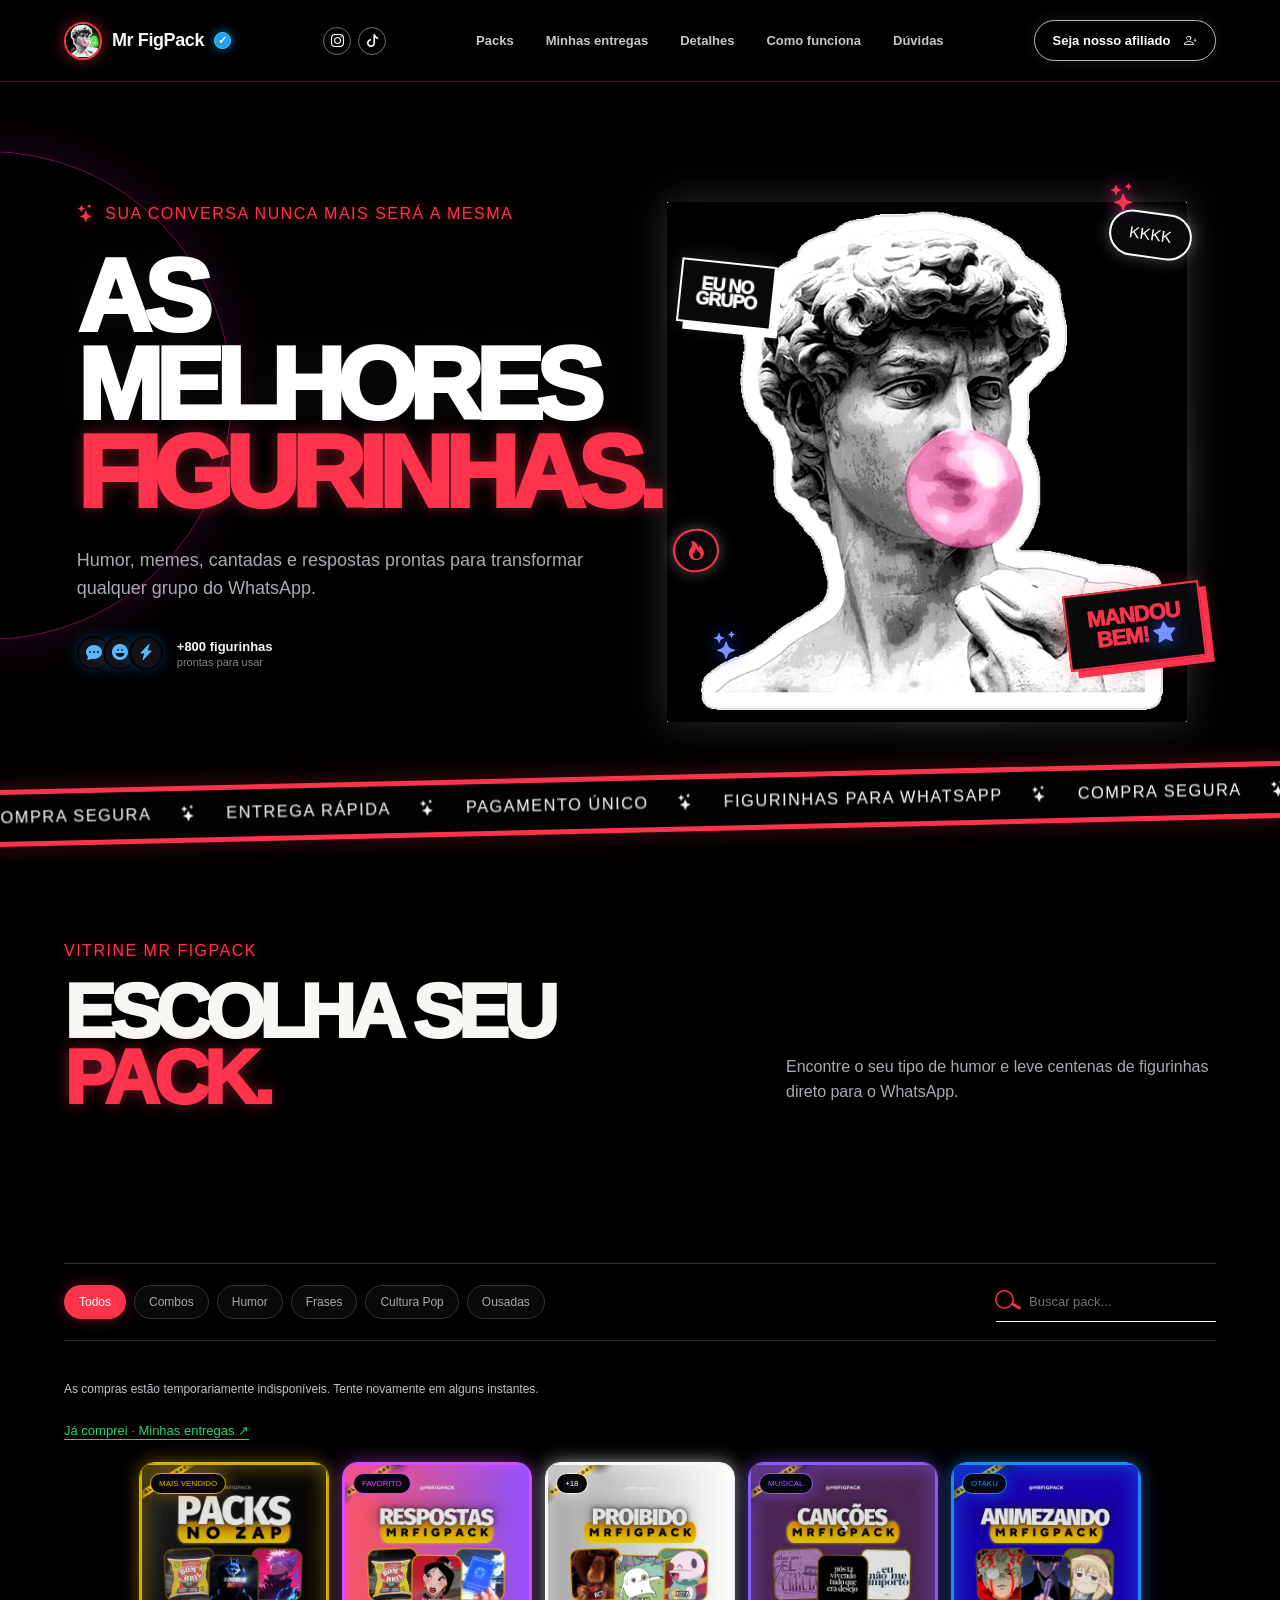
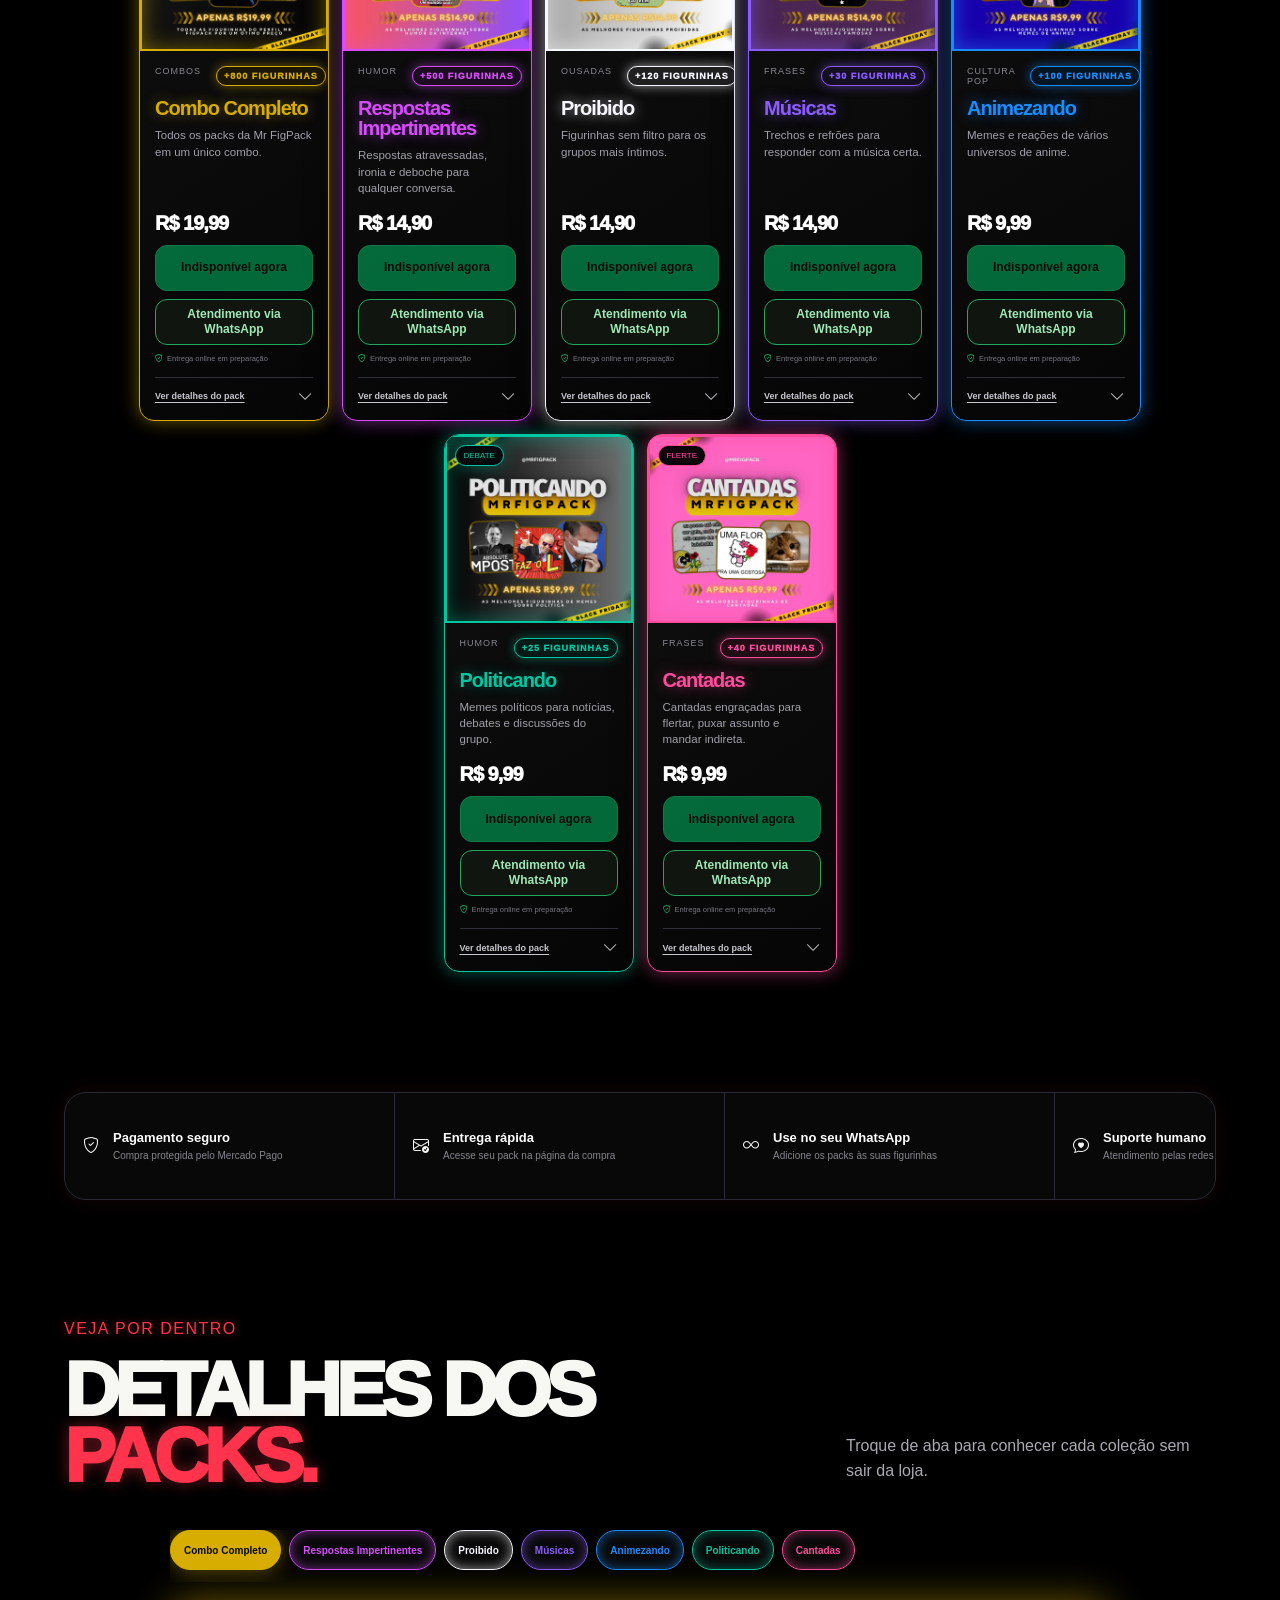
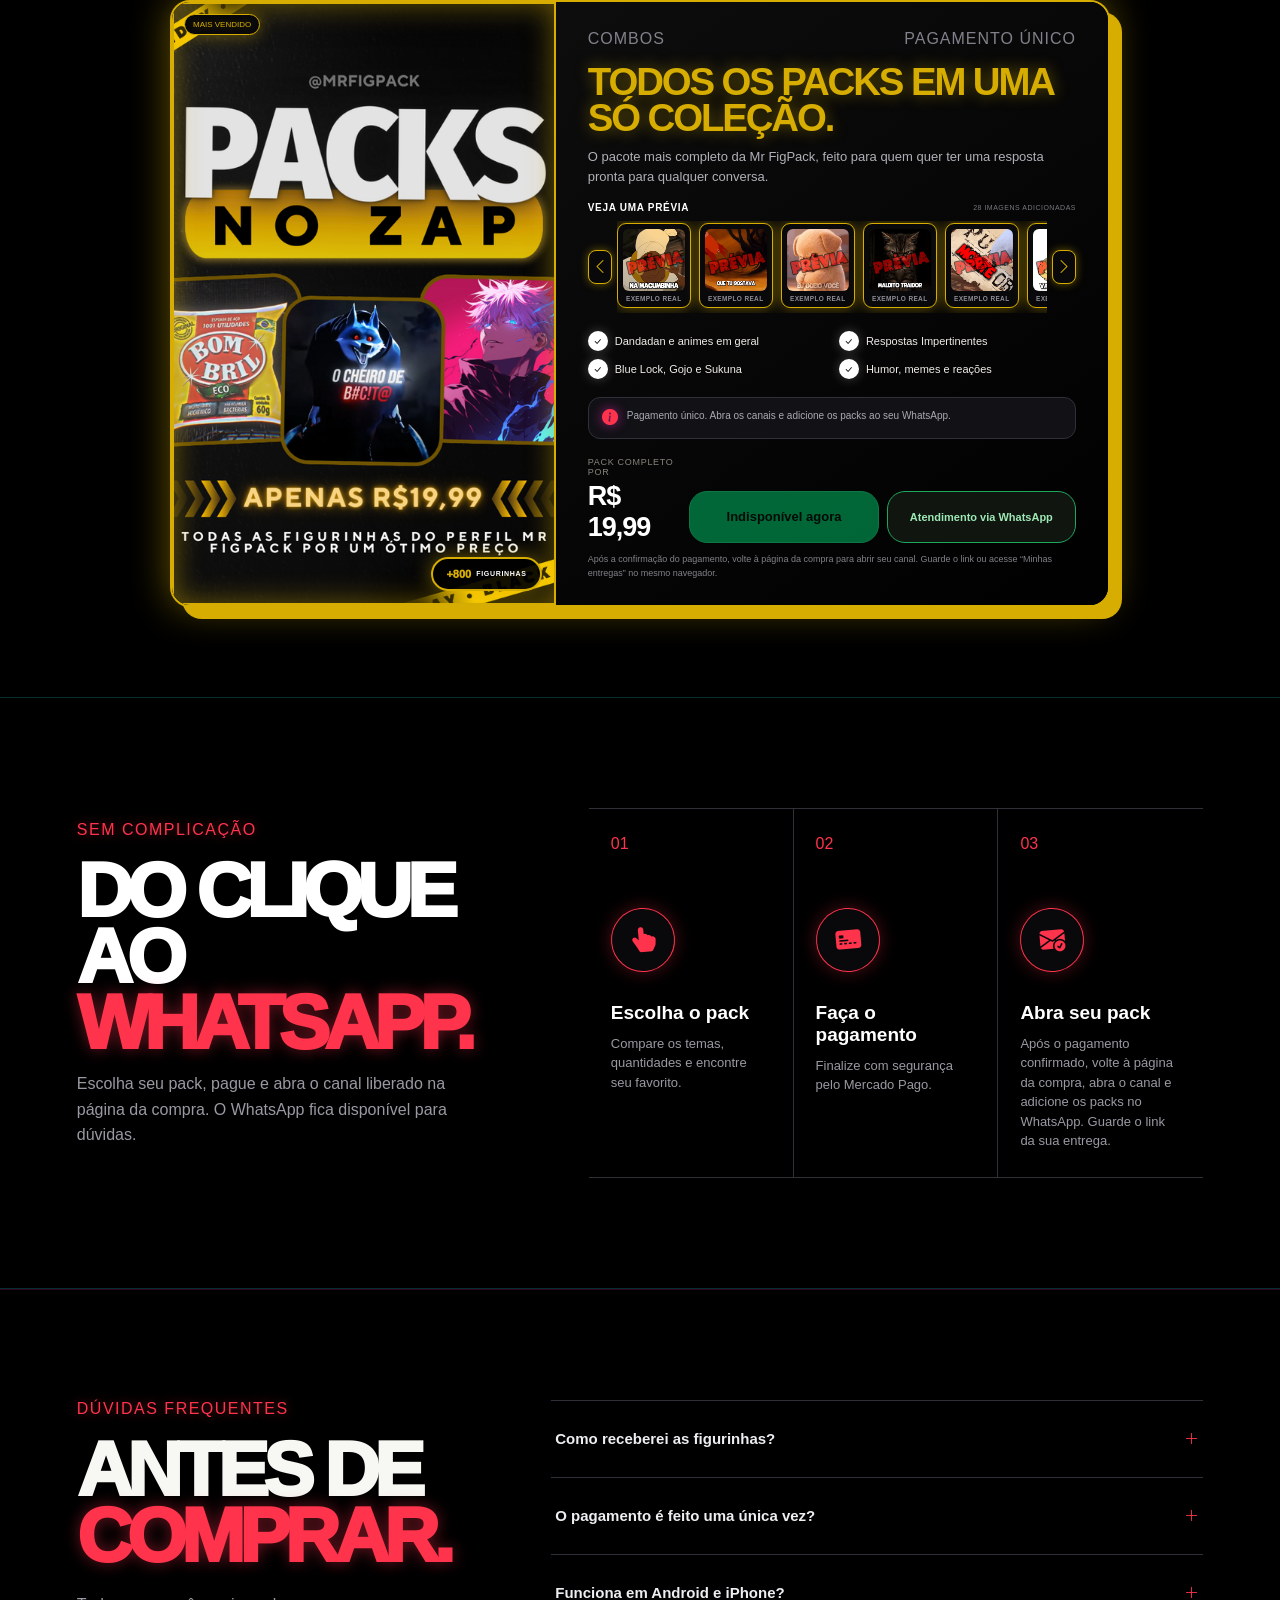
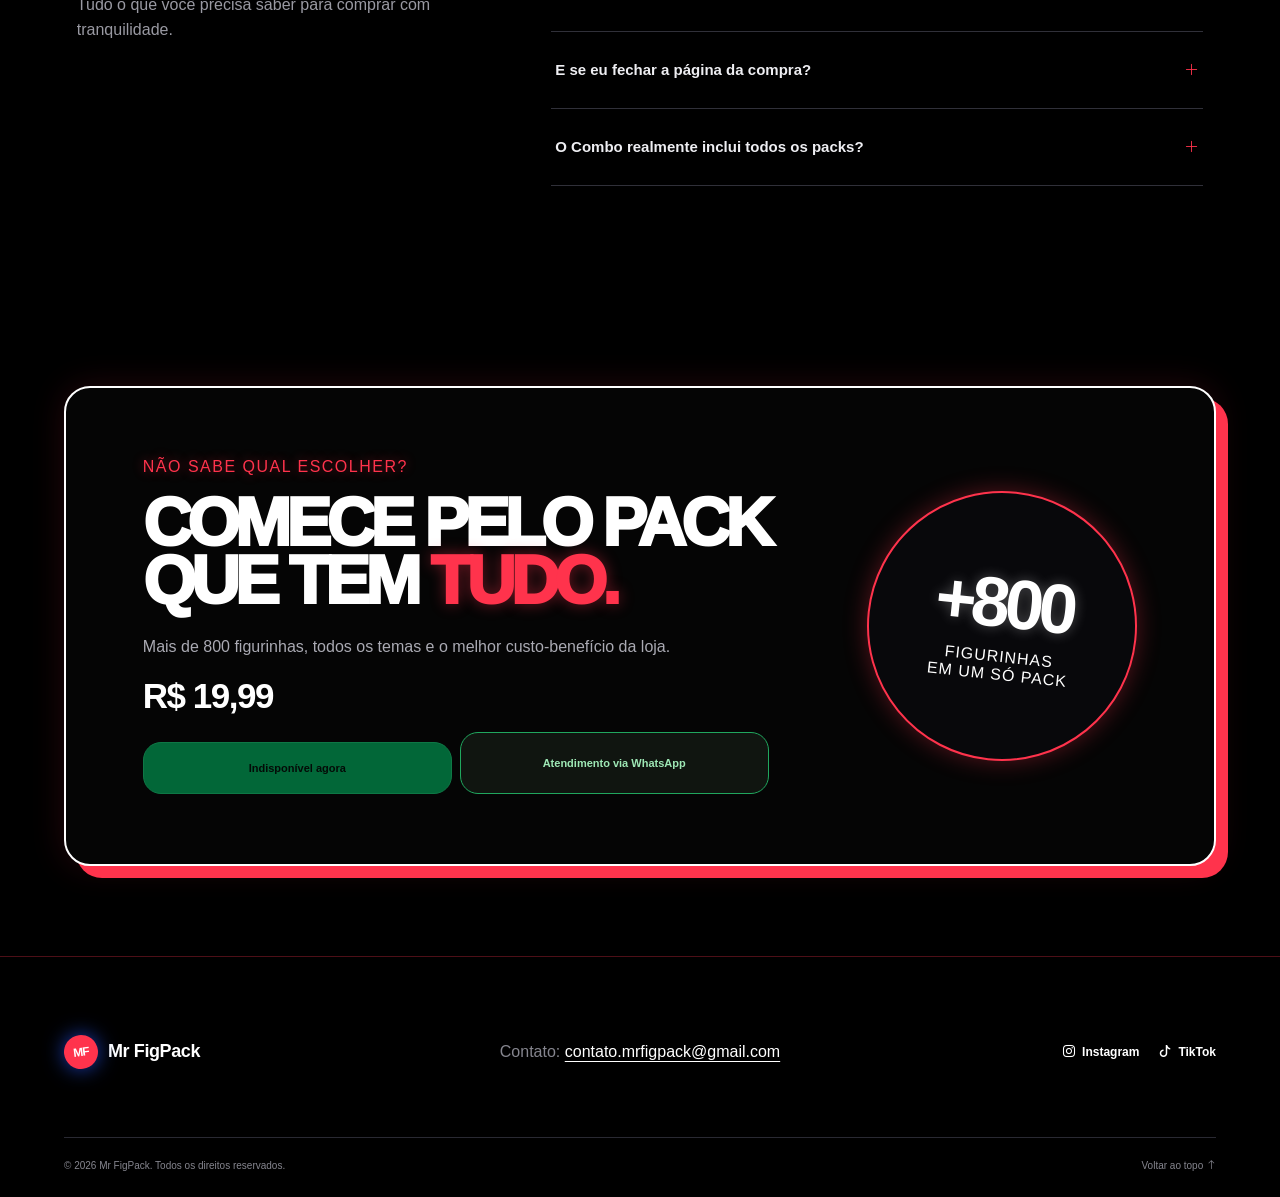
<file: index.html>
<!doctype html>
<html lang="pt-BR">
<head>
  <meta charset="utf-8">
  <meta name="viewport" content="width=device-width, initial-scale=1">
  <meta name="description" content="Packs de figurinhas, memes, cantadas e respostas prontas para transformar qualquer conversa.">
  <meta property="og:title" content="Mr FigPack &mdash; A figurinha certa para cada momento">
  <meta property="og:description" content="Mais de 800 figurinhas para transformar suas conversas no WhatsApp.">
  <meta property="og:image" content="og.png">
  <title>Mr FigPack | Figurinhas para WhatsApp</title>
  <link rel="icon" href="favicon.svg">
  <link rel="preconnect" href="https://fonts.googleapis.com">
  <link rel="preconnect" href="https://fonts.gstatic.com" crossorigin>
  <link href="https://fonts.googleapis.com/css2?family=Geist+Mono:wght@400;700;800;900&display=swap" rel="stylesheet">
  <link rel="stylesheet" href="https://cdn.jsdelivr.net/npm/bootstrap-icons@1.13.1/font/bootstrap-icons.min.css">
  <link rel="stylesheet" href="style.css?v=20261012-card-buttons">
  <script src="script.js?v=20261125-facebook" defer></script>
  <script src="affiliate-application.js?v=20261011" defer></script>
</head>
<body>
  <main>
    <header class="site-header">
      <a class="brand" href="#inicio" aria-label="Mr FigPack &mdash; in&iacute;cio">
        <img class="brand-avatar" src="profile.jpeg" alt=""><span>Mr FigPack</span><span class="verified" aria-label="Perfil verificado" title="Perfil verificado">&#10003;</span>
      </a>
      <div class="profile-social-links" aria-label="Redes sociais da Mr FigPack">
        <a href="https://www.instagram.com/mrfigpack/" target="_blank" rel="noopener noreferrer" aria-label="Instagram da Mr FigPack" title="Instagram"><i class="bi bi-instagram" aria-hidden="true"></i></a>
        <a href="https://www.tiktok.com/@mrfigpack" target="_blank" rel="noopener noreferrer" aria-label="TikTok da Mr FigPack" title="TikTok"><i class="bi bi-tiktok" aria-hidden="true"></i></a>
      </div>
      <nav aria-label="Navega&ccedil;&atilde;o principal">
        <a href="#packs">Packs</a><a href="https://srv2030058.hstgr.cloud/">Minhas entregas</a><a href="#detalhes">Detalhes</a><a href="#como-funciona">Como funciona</a><a href="#duvidas">D&uacute;vidas</a>
      </nav>
      <a class="header-cta" href="#seja-afiliado">Seja nosso afiliado <span><i class="bi bi-person-plus" aria-hidden="true"></i></span></a>
    </header>

    <section class="hero" id="inicio">
      <div class="hero-copy">
        <div class="eyebrow"><span><i class="bi bi-stars" aria-hidden="true"></i></span> Sua conversa nunca mais ser&aacute; a mesma</div>
        <h1>As melhores<br><em>figurinhas.</em></h1>
        <p>Humor, memes, cantadas e respostas prontas para transformar qualquer grupo do WhatsApp.</p>
        <div class="social-proof">
          <div class="avatars" aria-hidden="true"><span><i class="bi bi-chat-dots-fill"></i></span><span><i class="bi bi-emoji-laughing-fill"></i></span><span><i class="bi bi-lightning-charge-fill"></i></span></div>
          <div><strong>+800 figurinhas</strong><small>prontas para usar</small></div>
        </div>
      </div>
      <div class="hero-art" aria-label="Est&aacute;tua cl&aacute;ssica com chiclete rosa, s&iacute;mbolo da Mr FigPack">
        <div class="orbit orbit-one"><span>KKKK</span></div><div class="orbit orbit-two"><span><i class="bi bi-fire" aria-hidden="true"></i></span></div>
        <div class="sticker-note note-one">MANDOU<br>BEM! <b><i class="bi bi-star-fill" aria-hidden="true"></i></b></div><div class="sticker-note note-two">EU NO<br>GRUPO</div>
        <img src="hero-david.jpg" alt="Est&aacute;tua de Davi soprando uma bola de chiclete rosa">
        <span class="spark spark-one"><i class="bi bi-stars" aria-hidden="true"></i></span><span class="spark spark-two"><i class="bi bi-stars" aria-hidden="true"></i></span>
      </div>
    </section>

    <section class="marquee" aria-label="Destaques da loja"><div class="marquee-track"><div class="marquee-group">COMPRA SEGURA <span><i class="bi bi-stars" aria-hidden="true"></i></span> ENTREGA R&Aacute;PIDA <span><i class="bi bi-stars" aria-hidden="true"></i></span> PAGAMENTO &Uacute;NICO <span><i class="bi bi-stars" aria-hidden="true"></i></span> FIGURINHAS PARA WHATSAPP <span><i class="bi bi-stars" aria-hidden="true"></i></span></div><div class="marquee-group" aria-hidden="true">COMPRA SEGURA <span><i class="bi bi-stars" aria-hidden="true"></i></span> ENTREGA R&Aacute;PIDA <span><i class="bi bi-stars" aria-hidden="true"></i></span> PAGAMENTO &Uacute;NICO <span><i class="bi bi-stars" aria-hidden="true"></i></span> FIGURINHAS PARA WHATSAPP <span><i class="bi bi-stars" aria-hidden="true"></i></span></div></div></section>

    <section class="catalog" id="packs">
      <div class="section-heading">
        <div><span class="kicker">VITRINE MR FIGPACK</span><h2>Escolha seu <em>pack.</em></h2></div>
        <p>Encontre o seu tipo de humor e leve centenas de figurinhas direto para o WhatsApp.</p>
      </div>
      <div class="catalog-preview-carousel" aria-label="Pr&eacute;vias dos packs passando automaticamente">
        <div class="catalog-preview-track" id="catalog-preview-track"></div>
      </div>
      <div class="catalog-tools">
        <div class="filters" aria-label="Filtrar por categoria">
          <button class="active" type="button" data-filter="todos" aria-pressed="true">todos</button>
          <button type="button" data-filter="combos" aria-pressed="false">combos</button><button type="button" data-filter="humor" aria-pressed="false">humor</button>
          <button type="button" data-filter="frases" aria-pressed="false">frases</button><button type="button" data-filter="cultura pop" aria-pressed="false">cultura pop</button>
          <button type="button" data-filter="ousadas" aria-pressed="false">ousadas</button>
        </div>
        <label class="search"><span><i class="bi bi-search" aria-hidden="true"></i></span><input id="pack-search" type="search" placeholder="Buscar pack..." aria-label="Buscar pack"></label>
      </div>
      <p class="delivery-store-status" id="delivery-store-status" role="status">Consultando a disponibilidade dos packs...</p><p class="delivery-access"><a href="https://srv2030058.hstgr.cloud/">Já comprei · Minhas entregas ↗</a></p><div class="product-grid" id="product-grid"></div>
      <div class="empty-state" id="empty-state" hidden>Nenhum pack encontrado. Tente outra busca ou categoria.</div>
    </section>

    <section class="trust-strip" aria-label="Garantias da compra">
      <div class="trust-carousel-viewport">
        <div class="trust-track">
          <div class="trust-group">
            <article><i class="bi bi-shield-check" aria-hidden="true"></i><div><strong>Pagamento seguro</strong><span>Compra protegida pelo Mercado Pago</span></div></article>
            <article><i class="bi bi-envelope-check" aria-hidden="true"></i><div><strong>Entrega r&aacute;pida</strong><span>Acesse seu pack na página da compra</span></div></article>
            <article><i class="bi bi-infinity" aria-hidden="true"></i><div><strong>Use no seu WhatsApp</strong><span>Adicione os packs às suas figurinhas</span></div></article>
            <article><i class="bi bi-chat-heart" aria-hidden="true"></i><div><strong>Suporte humano</strong><span>Atendimento pelas redes sociais</span></div></article>
          </div>
          <div class="trust-group" aria-hidden="true">
            <article><i class="bi bi-shield-check" aria-hidden="true"></i><div><strong>Pagamento seguro</strong><span>Compra protegida pelo Mercado Pago</span></div></article>
            <article><i class="bi bi-envelope-check" aria-hidden="true"></i><div><strong>Entrega r&aacute;pida</strong><span>Acesse seu pack na página da compra</span></div></article>
            <article><i class="bi bi-infinity" aria-hidden="true"></i><div><strong>Use no seu WhatsApp</strong><span>Adicione os packs às suas figurinhas</span></div></article>
            <article><i class="bi bi-chat-heart" aria-hidden="true"></i><div><strong>Suporte humano</strong><span>Atendimento pelas redes sociais</span></div></article>
          </div>
        </div>
      </div>
    </section>

    <section class="pack-details" id="detalhes">
      <div class="details-heading">
        <div><span class="kicker">VEJA POR DENTRO</span><h2>Detalhes dos <em>packs.</em></h2></div>
        <p>Troque de aba para conhecer cada cole&ccedil;&atilde;o sem sair da loja.</p>
      </div>
      <div class="detail-tabs" id="detail-tabs" role="tablist" aria-label="Detalhes dos packs"></div>
      <div id="detail-panel-host"></div>
    </section>

    <section class="how" id="como-funciona">
      <div class="how-intro"><span class="kicker">SEM COMPLICA&Ccedil;&Atilde;O</span><h2>Do clique ao<br><em>WhatsApp.</em></h2><p>Escolha seu pack, pague e abra o canal liberado na página da compra. O WhatsApp fica disponível para dúvidas.</p></div>
      <div class="steps">
        <article><span>01</span><div class="step-icon"><i class="bi bi-hand-index-thumb-fill" aria-hidden="true"></i></div><h3>Escolha o pack</h3><p>Compare os temas, quantidades e encontre seu favorito.</p></article>
        <article><span>02</span><div class="step-icon"><i class="bi bi-credit-card-2-front-fill" aria-hidden="true"></i></div><h3>Fa&ccedil;a o pagamento</h3><p>Finalize com seguran&ccedil;a pelo Mercado Pago.</p></article>
        <article><span>03</span><div class="step-icon"><i class="bi bi-envelope-check-fill" aria-hidden="true"></i></div><h3>Abra seu pack</h3><p>Após o pagamento confirmado, volte à página da compra, abra o canal e adicione os packs no WhatsApp. Guarde o link da sua entrega.</p></article>
      </div>
    </section>

    <section class="faq" id="duvidas">
      <div class="faq-heading"><span class="kicker">D&Uacute;VIDAS FREQUENTES</span><h2>Antes de<br><em>comprar.</em></h2><p>Tudo o que voc&ecirc; precisa saber para comprar com tranquilidade.</p></div>
      <div class="faq-list">
        <details><summary>Como receberei as figurinhas?<i class="bi bi-plus-lg" aria-hidden="true"></i></summary><p>Após a confirmação do pagamento, a página da compra libera o canal do produto escolhido. Abra o canal pelo WhatsApp e adicione os packs. Não é necessário enviar comprovante para a entrega automática.</p></details>
        <details><summary>O pagamento &eacute; feito uma &uacute;nica vez?<i class="bi bi-plus-lg" aria-hidden="true"></i></summary><p>Sim. N&atilde;o existe mensalidade nem cobran&ccedil;a recorrente. Adicione os packs ao seu WhatsApp para guardar suas figurinhas.</p></details>
        <details><summary>Funciona em Android e iPhone?<i class="bi bi-plus-lg" aria-hidden="true"></i></summary><p>Sim. As instru&ccedil;&otilde;es recebidas explicam como usar as figurinhas no WhatsApp do seu aparelho.</p></details>
        <details><summary>E se eu fechar a página da compra?<i class="bi bi-plus-lg" aria-hidden="true"></i></summary><p>Volte em “Minhas entregas” usando o mesmo navegador ou abra o link de entrega que você guardou. Se estiver em outro aparelho ou precisar de ajuda, use o botão do WhatsApp para falar com o atendimento.</p></details>
        <details><summary>O Combo realmente inclui todos os packs?<i class="bi bi-plus-lg" aria-hidden="true"></i></summary><p>Sim. O Combo Completo re&uacute;ne os packs da loja em uma &uacute;nica compra, com mais de 800 figurinhas.</p></details>
      </div>
    </section>

    <section class="cta-section" id="oferta">
      <div><span class="kicker">N&Atilde;O SABE QUAL ESCOLHER?</span><h2>Comece pelo pack<br>que tem <em>tudo.</em></h2><p>Mais de 800 figurinhas, todos os temas e o melhor custo-benef&iacute;cio da loja.</p><div class="cta-price"><strong id="online-combo-price">R$ 19,99</strong></div><div id="online-combo-action"><span class="button dark delivery-unavailable" aria-disabled="true">Carregando...</span></div></div>
      <div class="cta-stats"><strong>+800</strong><span>FIGURINHAS<br>EM UM S&Oacute; PACK</span></div>
    </section>

    <footer>
      <div class="footer-main">
        <a class="brand" href="#inicio"><span class="brand-mark">MF</span><span>Mr FigPack</span></a>
        <p class="footer-contact">Contato: <a href="mailto:contato.mrfigpack@gmail.com">contato.mrfigpack@gmail.com</a></p>
        <div class="social-links"><a href="https://www.instagram.com/mrfigpack/" target="_blank" rel="noopener noreferrer"><i class="bi bi-instagram" aria-hidden="true"></i> Instagram</a><a href="https://www.tiktok.com/@mrfigpack" target="_blank" rel="noopener noreferrer"><i class="bi bi-tiktok" aria-hidden="true"></i> TikTok</a></div>
      </div>
      <div class="footer-bottom"><span>&copy; 2026 Mr FigPack. Todos os direitos reservados.</span><a href="#inicio">Voltar ao topo <i class="bi bi-arrow-up" aria-hidden="true"></i></a></div>
    </footer>

  </main>
</body>
</html>
</file>
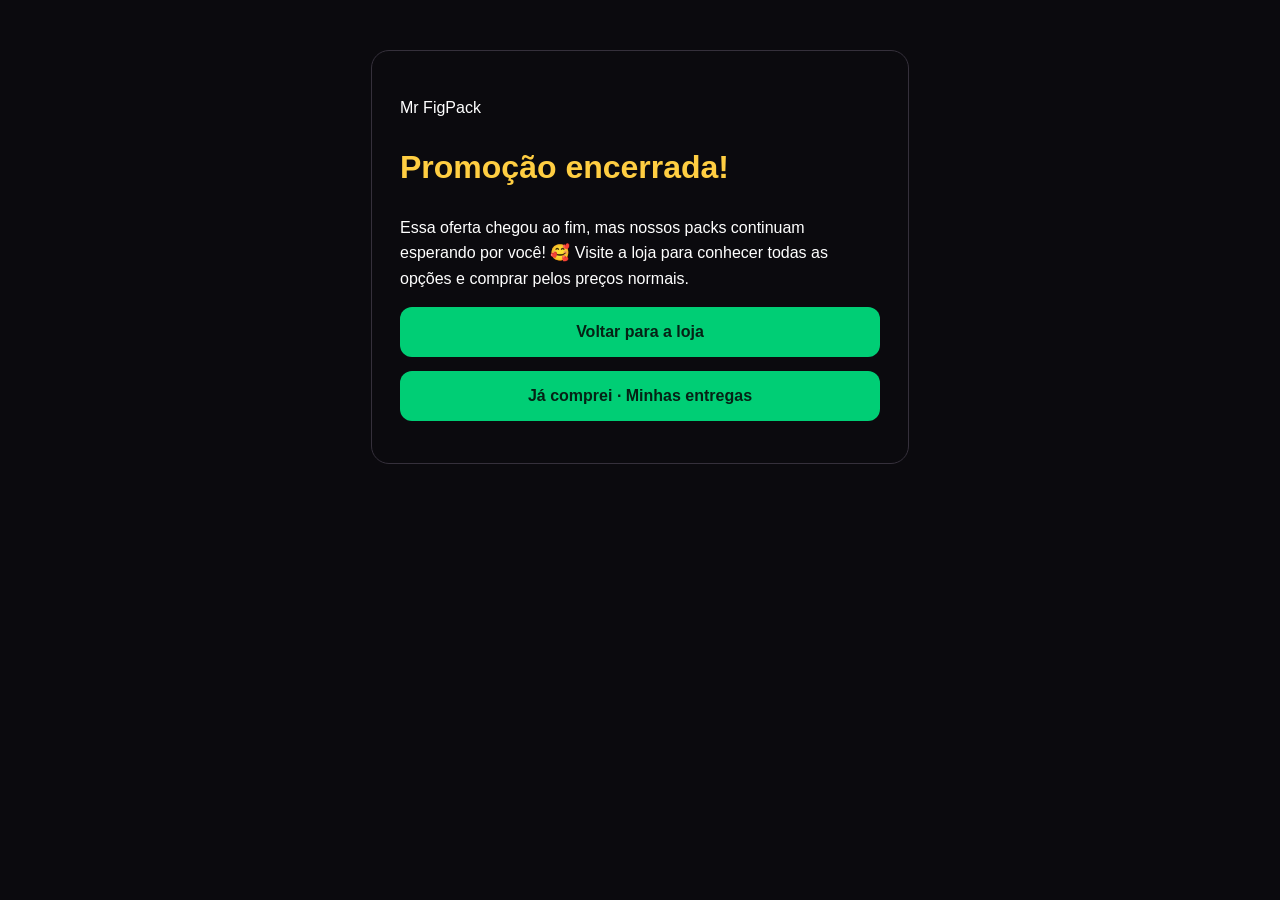
<file: promo1/index.html>
<!doctype html><html lang="pt-BR"><head><meta charset="utf-8"><meta name="viewport" content="width=device-width,initial-scale=1"><meta name="robots" content="noindex"><title>Promoção encerrada · Mr FigPack</title><style>body{margin:0;background:#0b0a0e;color:#fff;font:16px/1.6 Arial,sans-serif;padding:50px 20px}main{max-width:480px;margin:auto;border:1px solid #35303b;border-radius:18px;padding:28px}h1{color:#ffce42}a{display:block;background:#00ce75;color:#052215;text-align:center;padding:12px;border-radius:12px;text-decoration:none;font-weight:bold;margin:14px 0}</style></head><body><main><p>Mr FigPack</p><h1>Promoção encerrada!</h1><p>Essa oferta chegou ao fim, mas nossos packs continuam esperando por você! 🥰 Visite a loja para conhecer todas as opções e comprar pelos preços normais.</p><a href="https://mrfigpack.github.io/stickers/">Voltar para a loja</a><a href="https://srv2030058.hstgr.cloud/">Já comprei · Minhas entregas</a></main></body></html>
</file>
<file: style.css>
:root { --ink:#11110f; --cream:#f5f0e7; --paper:#fffdf8; --yellow:#f7c928; --pink:#ef6d98; --line:#d9d2c5; }
* { box-sizing:border-box; }
html { scroll-behavior:smooth; }
body { margin:0; background:var(--cream); color:var(--ink); font-family:Arial, Helvetica, sans-serif; overflow-x:hidden; }
main { min-width:0; overflow:hidden; }
a { color:inherit; text-decoration:none; }
button,input { font:inherit; }
img { display:block; max-width:100%; }
[hidden] { display:none!important; }
:focus-visible { outline:3px solid var(--pink); outline-offset:3px; }

.site-header { height:82px; padding:0 5vw; display:flex; align-items:center; justify-content:space-between; border-bottom:1px solid rgba(17,17,15,.18); background:rgba(245,240,231,.9); backdrop-filter:blur(16px); position:sticky; top:0; z-index:50; }
.brand { display:flex; align-items:center; gap:10px; font-weight:900; font-size:18px; letter-spacing:-.4px; }
.brand-mark { width:34px; height:34px; display:grid; place-items:center; background:var(--ink); color:var(--yellow); border-radius:50%; font-size:12px; letter-spacing:-1px; transform:rotate(-7deg); }
.brand-avatar { width:38px; height:38px; flex:0 0 auto; object-fit:cover; border:2px solid var(--pink); border-radius:50%; box-shadow:0 0 16px rgba(255,43,189,.58); }
.verified { width:17px; height:17px; border-radius:50%; color:white; background:#1da1f2; display:grid; place-items:center; font-size:11px; }
nav { display:flex; gap:32px; font-size:13px; font-weight:700; }
nav a:hover { opacity:.55; }
.header-cta { font-weight:800; font-size:13px; padding:12px 18px; border:1px solid var(--ink); border-radius:999px; }
.header-cta span { margin-left:10px; }

.hero { min-height:690px; padding:70px 6vw 54px; display:grid; grid-template-columns:1.02fr .98fr; align-items:center; position:relative; overflow:hidden; }
.hero::before { content:""; position:absolute; width:38vw; height:38vw; border:1px solid rgba(17,17,15,.1); border-radius:50%; left:-20vw; top:10%; }
.hero-copy { position:relative; z-index:3; max-width:680px; min-width:0; }
.eyebrow,.kicker { display:inline-flex; align-items:center; gap:9px; font:800 11px/1 var(--font-geist-mono), monospace; letter-spacing:1.5px; text-transform:uppercase; }
.eyebrow span { font-size:18px; color:#bc8400; }
h1,h2 { margin:0; font-weight:950; letter-spacing:-.075em; line-height:.86; text-transform:uppercase; }
h1 { font-size:clamp(70px,8vw,126px); margin-top:28px; }
h1 em,h2 em { font-style:normal; color:var(--pink); }
.hero-copy>p { max-width:510px; font-size:18px; line-height:1.55; margin:30px 0; color:#575249; }
.hero-actions { display:flex; gap:12px; flex-wrap:wrap; }
.button { min-height:54px; padding:0 24px; border-radius:999px; display:inline-flex; align-items:center; gap:18px; justify-content:center; font-weight:900; font-size:14px; transition:.2s ease; }
.button:hover { transform:translateY(-3px); box-shadow:0 8px 0 rgba(17,17,15,.12); }
.button.primary { background:var(--ink); color:white; }
.button.primary span { color:var(--yellow); }
.button.ghost { border:1px solid var(--line); background:rgba(255,255,255,.4); }
.play { width:28px; height:28px; border-radius:50%; display:grid; place-items:center; background:var(--yellow); font-size:10px; }
.social-proof { display:flex; align-items:center; gap:14px; margin-top:34px; }
.avatars { display:flex; }
.avatars span { width:34px; height:34px; margin-left:-8px; border:2px solid var(--cream); background:white; border-radius:50%; display:grid; place-items:center; }
.avatars span:first-child { margin-left:0; }
.social-proof strong,.social-proof small { display:block; }
.social-proof strong { font-size:13px; }.social-proof small { color:#7a746b; font-size:11px; margin-top:2px; }

.hero-art { height:570px; position:relative; display:flex; align-items:flex-end; justify-content:center; }
.hero-art::before { content:""; width:470px; height:470px; border-radius:50%; background:var(--yellow); position:absolute; bottom:25px; box-shadow:inset 0 0 0 1px rgba(17,17,15,.15), 18px 18px 0 var(--pink); }
.hero-art img { position:relative; z-index:2; width:520px; height:520px; object-fit:contain; object-position:center bottom; mix-blend-mode:multiply; filter:contrast(1.08); }
.orbit { position:absolute; z-index:4; background:white; border:2px solid var(--ink); border-radius:999px; font:900 12px var(--font-geist-mono),monospace; box-shadow:5px 5px 0 var(--ink); }
.orbit-one { top:60px; right:2%; transform:rotate(8deg); padding:12px 18px; }.orbit-two { left:4%; bottom:150px; font-size:20px; padding:8px 11px; transform:rotate(-12deg); }
.sticker-note { position:absolute; z-index:5; font-weight:950; line-height:.82; letter-spacing:-1px; text-align:center; border:2px solid var(--ink); box-shadow:7px 7px 0 var(--ink); }
.note-one { right:0; bottom:58px; background:var(--pink); padding:16px 20px; font-size:22px; transform:rotate(-7deg); }.note-one b { color:var(--yellow); }
.note-two { left:5%; top:110px; background:white; padding:15px; font-size:18px; transform:rotate(6deg); }
.spark { position:absolute; z-index:5; font-size:28px; }.spark-one { right:12%; top:30px; color:var(--pink); }.spark-two { left:11%; bottom:60px; color:#bc8400; }

.marquee { transform:rotate(-1.3deg) scale(1.02); background:var(--ink); color:white; border-top:5px solid var(--yellow); border-bottom:5px solid var(--yellow); padding:14px 0; white-space:nowrap; overflow:hidden; font:900 13px var(--font-geist-mono),monospace; letter-spacing:1.5px; }
.marquee div { min-width:max-content; text-align:center; }.marquee span { color:var(--yellow); margin:0 28px; }

.catalog { padding:110px 5vw 120px; }
.section-heading { display:flex; justify-content:space-between; align-items:flex-end; gap:40px; margin-bottom:50px; }
.section-heading h2,.how h2,.cta-section h2 { font-size:clamp(52px,6vw,94px); margin-top:18px; }
.section-heading>p { max-width:430px; color:#676158; line-height:1.55; margin:0 0 5px; }
.catalog-tools { display:flex; justify-content:space-between; align-items:center; gap:20px; border-top:1px solid var(--line); border-bottom:1px solid var(--line); padding:18px 0; margin-bottom:38px; }
.filters { display:flex; gap:8px; flex-wrap:wrap; }
.filters button { border:1px solid var(--line); background:transparent; padding:9px 14px; border-radius:999px; text-transform:capitalize; font-size:12px; cursor:pointer; }
.filters button.active { background:var(--ink); color:white; border-color:var(--ink); }
.search { width:220px; height:40px; display:flex; align-items:center; gap:8px; border-bottom:1px solid var(--ink); }
.search span { font-size:23px; transform:rotate(-15deg); }.search input { width:100%; border:0; outline:0; background:transparent; font-size:13px; }
.product-grid { display:grid; grid-template-columns:repeat(3,minmax(0,1fr)); gap:22px; }
.product-card { min-width:0; background:var(--paper); border:1px solid var(--line); border-radius:22px; overflow:hidden; transition:.25s ease; }
.product-card:hover { transform:translateY(-6px); box-shadow:0 16px 0 rgba(17,17,15,.08); }
.product-card.featured { grid-column:span 2; display:grid; grid-template-columns:1.15fr .85fr; }
.product-media { aspect-ratio:1/1; position:relative; background:#e8e1d4; overflow:hidden; }.featured .product-media { aspect-ratio:auto; min-height:490px; }
.product-media img { width:100%; height:100%; object-fit:cover; transition:.35s ease; }.product-card:hover .product-media img { transform:scale(1.025); }
.product-badge { position:absolute; z-index:2; top:16px; left:16px; padding:8px 12px; background:var(--yellow); border:1px solid var(--ink); border-radius:999px; font:900 10px var(--font-geist-mono),monospace; text-transform:uppercase; }
.product-content { padding:23px; display:flex; flex-direction:column; }
.product-meta { display:flex; justify-content:space-between; gap:15px; font:700 10px var(--font-geist-mono),monospace; letter-spacing:1px; text-transform:uppercase; color:#766f64; }
.product-content h3 { font-size:27px; letter-spacing:-1px; margin:18px 0 9px; line-height:1; }
.product-content>p { color:#6b655b; font-size:14px; line-height:1.5; margin:0; }
.product-bottom { display:flex; align-items:flex-end; justify-content:space-between; gap:14px; margin-top:auto; padding-top:28px; }
.price small,.price strong { display:block; }.price small { font-size:9px; color:#7b756a; text-transform:uppercase; letter-spacing:.7px; }.price strong { font-size:25px; letter-spacing:-1px; margin-top:4px; }
.buy-button { background:var(--ink); color:white; min-height:44px; padding:0 17px; border-radius:999px; display:flex; align-items:center; gap:13px; font-size:12px; font-weight:900; }.buy-button span { color:var(--yellow); }
.details-link { width:100%; margin-top:18px; border:0; border-top:1px solid var(--line); padding:14px 0 0; display:flex; align-items:center; justify-content:space-between; background:transparent; color:inherit; font-size:11px; font-weight:800; text-align:left; text-decoration:underline; text-underline-offset:3px; cursor:pointer; }
.details-link span { font-size:15px; text-decoration:none; transition:transform .2s ease; }.details-link:hover span { transform:translateY(3px); }
.empty-state { border:1px dashed var(--line); padding:48px; text-align:center; color:#716b61; border-radius:20px; }

.pack-details { padding:10px 5vw 120px; scroll-margin-top:100px; }
.details-heading { display:flex; align-items:flex-end; justify-content:space-between; gap:40px; margin-bottom:42px; }
.details-heading h2 { margin:18px 0 0; font-size:clamp(52px,6vw,94px); }
.details-heading>p { max-width:370px; margin:0 0 4px; color:#676158; line-height:1.55; }
.detail-tabs { display:flex; gap:8px; margin-bottom:18px; padding:0 0 12px; overflow-x:auto; overscroll-behavior-inline:contain; scrollbar-width:none; }
.detail-tabs::-webkit-scrollbar { display:none; }
.detail-tabs button { min-width:max-content; min-height:48px; padding:8px 17px; display:flex; align-items:center; gap:9px; border:1px solid var(--line); border-radius:999px; background:rgba(255,255,255,.35); color:#5f594f; font-size:12px; font-weight:800; cursor:pointer; transition:.2s ease; }
.detail-tabs button span { color:#948d82; font:800 9px var(--font-geist-mono),monospace; }
.detail-tabs button:hover { border-color:var(--ink); color:var(--ink); }.detail-tabs button.active { background:var(--ink); border-color:var(--ink); color:white; }.detail-tabs button.active span { color:var(--yellow); }
.detail-panel { min-height:590px; display:grid; grid-template-columns:minmax(0,.92fr) minmax(0,1.08fr); overflow:hidden; border:2px solid var(--ink); border-radius:28px; background:var(--ink); color:white; box-shadow:12px 12px 0 var(--yellow); }
.detail-cover { min-width:0; position:relative; background:var(--pink); overflow:hidden; }
.detail-cover img { width:100%; height:100%; object-fit:cover; }
.detail-cover .product-badge { top:22px; left:22px; }
.cover-count { position:absolute; right:22px; bottom:22px; z-index:2; padding:10px 14px; border:2px solid var(--ink); border-radius:999px; background:white; color:var(--ink); box-shadow:4px 4px 0 var(--ink); font:900 10px var(--font-geist-mono),monospace; }
.detail-copy { min-width:0; padding:54px 6vw 46px 50px; display:flex; flex-direction:column; }
.detail-meta { display:flex; justify-content:space-between; gap:20px; color:#9e9990; font:800 10px var(--font-geist-mono),monospace; letter-spacing:1px; text-transform:uppercase; }
.detail-copy h3 { max-width:660px; margin:24px 0 20px; font-size:clamp(36px,4.2vw,64px); line-height:.93; letter-spacing:-.055em; text-transform:uppercase; }
.detail-copy>p { max-width:650px; margin:0; color:#bcb7ae; font-size:16px; line-height:1.65; }
.detail-copy ul { display:grid; grid-template-columns:repeat(2,minmax(0,1fr)); gap:10px 20px; margin:30px 0; padding:0; list-style:none; }
.detail-copy li { display:flex; align-items:center; gap:10px; color:#efede8; font-size:13px; line-height:1.35; }.detail-copy li span { width:24px; height:24px; flex:0 0 auto; display:grid; place-items:center; border-radius:50%; background:var(--yellow); color:var(--ink); font-size:11px; font-weight:950; }
.detail-note { display:flex; align-items:flex-start; gap:12px; padding:16px 18px; border:1px solid #3b3b37; border-radius:16px; background:#181816; }.detail-note>span { color:var(--yellow); }.detail-note p { margin:0; color:#aaa59d; font-size:12px; line-height:1.5; }
.detail-buy-row { display:flex; align-items:flex-end; justify-content:space-between; gap:22px; margin-top:auto; padding-top:30px; }.detail-buy-row .price small { color:#89857e; }.detail-buy-row .price strong { font-size:32px; }.detail-buy-row .button.primary { background:var(--yellow); color:var(--ink); }.detail-buy-row .button.primary span { color:var(--ink); }
.delivery-copy { display:block; margin-top:15px; color:#77736c; font-size:10px; line-height:1.45; }

.how { background:var(--ink); color:white; padding:110px 6vw; display:grid; grid-template-columns:.8fr 1.2fr; gap:8vw; align-items:center; }
.how-intro p { color:#aaa59d; max-width:420px; line-height:1.6; }.how .kicker { color:var(--yellow); }
.steps { display:grid; grid-template-columns:repeat(3,1fr); border-top:1px solid #393935; border-bottom:1px solid #393935; }
.steps article { min-height:330px; padding:26px 22px; border-right:1px solid #393935; position:relative; }.steps article:last-child { border:0; }
.steps article>span { font:700 11px var(--font-geist-mono),monospace; color:#777771; }
.step-icon { width:64px; height:64px; margin:55px 0 30px; border-radius:50%; display:grid; place-items:center; background:var(--yellow); color:var(--ink); font-size:25px; transform:rotate(-5deg); }
.steps h3 { font-size:19px; margin:0 0 10px; }.steps p { font-size:13px; color:#99958e; line-height:1.5; margin:0; }

.cta-section { margin:90px 5vw; background:var(--yellow); border:2px solid var(--ink); border-radius:26px; padding:70px 6vw; display:flex; justify-content:space-between; align-items:center; gap:50px; box-shadow:12px 12px 0 var(--ink); }
.cta-section>div:first-child { max-width:750px; }.cta-section h2 { font-size:clamp(48px,5.3vw,82px); margin:18px 0 24px; }.cta-section h2 em { color:white; text-shadow:2px 2px 0 var(--ink); }.cta-section p { max-width:530px; line-height:1.6; }.button.dark { background:var(--ink); color:white; margin-top:10px; }
.cta-stats { width:270px; height:270px; border:2px solid var(--ink); border-radius:50%; flex:0 0 auto; display:flex; flex-direction:column; align-items:center; justify-content:center; text-align:center; background:var(--pink); transform:rotate(6deg); }
.cta-stats strong { font-size:70px; line-height:1; letter-spacing:-5px; }.cta-stats span { font:800 11px var(--font-geist-mono),monospace; letter-spacing:1px; margin-top:10px; }

footer { padding:70px 5vw 26px; background:#0d0d0c; color:white; }
.footer-main { display:grid; grid-template-columns:1fr 1fr 1fr; align-items:center; gap:30px; padding-bottom:60px; }.footer-main>p { color:#9d9991; text-align:center; }.social-links { display:flex; justify-content:flex-end; gap:20px; font-size:12px; font-weight:800; }
.footer-contact a { color:white; text-decoration:underline; text-underline-offset:4px; overflow-wrap:anywhere; }
.social-links a { display:inline-flex; align-items:center; gap:7px; }
.footer-bottom { padding-top:22px; border-top:1px solid #343431; display:flex; justify-content:space-between; color:#77736c; font-size:10px; }

@media (max-width:980px) {
  nav { display:none; }.hero { grid-template-columns:minmax(0,1fr); padding-top:50px; }.hero-art { margin-top:30px; }.product-grid { grid-template-columns:repeat(2,minmax(0,1fr)); }.product-card.featured { grid-column:span 2; }.detail-panel { grid-template-columns:minmax(0,1fr) minmax(0,1fr); }.detail-copy { padding:42px 34px; }.detail-copy ul { grid-template-columns:minmax(0,1fr); }.how { grid-template-columns:minmax(0,1fr); }.cta-stats { width:210px; height:210px; }.cta-stats strong { font-size:55px; }
}
@media (max-width:680px) {
  .site-header { height:68px; padding:0 16px; gap:10px; }.header-cta { flex:0 0 auto; padding:10px 13px; font-size:11px; }.brand { min-width:0; gap:8px; font-size:15px; }.brand-mark { flex:0 0 auto; }.hero { min-height:auto; padding:48px 20px 35px; }.hero-copy { width:100%; max-width:100%; }.eyebrow { max-width:100%; flex-wrap:wrap; line-height:1.35; }.hero h1 { max-width:100%; font-size:clamp(40px,12.5vw,56px); letter-spacing:-.065em; }.hero-copy>p { max-width:100%; font-size:16px; }.hero-actions { width:100%; }.hero-art { width:100%; min-width:0; height:390px; margin-top:25px; }.hero-art::before { width:min(330px,88vw); height:auto; aspect-ratio:1; }.hero-art img { width:min(360px,100%); height:360px; }.note-one { right:0; bottom:25px; font-size:16px; }.note-two { left:0; top:68px; font-size:14px; }.orbit-one { top:25px; right:0; }.orbit-two { bottom:110px; left:0; }.spark-one { right:8%; }.catalog { padding:85px 18px 90px; }.section-heading { display:block; min-width:0; }.section-heading h2,.how h2,.cta-section h2 { overflow-wrap:anywhere; }.section-heading>p { margin-top:25px; }.catalog-tools { align-items:flex-start; flex-direction:column; }.filters { width:100%; }.filters button { min-height:40px; }.search { width:100%; }.product-grid { grid-template-columns:minmax(0,1fr); }.product-card.featured { grid-column:auto; display:block; }.featured .product-media { min-height:auto; aspect-ratio:1/1; }.product-bottom { flex-wrap:wrap; }.pack-details { padding:0 18px 95px; }.details-heading { display:block; }.details-heading>p { margin-top:22px; }.details-heading h2 { overflow-wrap:anywhere; }.detail-tabs { margin-inline:-18px; padding-inline:18px; }.detail-panel { min-height:auto; grid-template-columns:minmax(0,1fr); border-radius:22px; box-shadow:8px 8px 0 var(--yellow); }.detail-cover { aspect-ratio:1/1; }.detail-copy { padding:34px 24px 30px; }.detail-copy h3 { font-size:clamp(34px,11vw,48px); }.detail-copy ul { margin-block:26px; }.detail-buy-row { align-items:stretch; flex-direction:column; }.detail-buy-row .button { width:100%; }.how { padding:85px 20px; }.steps { grid-template-columns:minmax(0,1fr); }.steps article { min-height:230px; border-right:0; border-bottom:1px solid #393935; }.step-icon { margin:28px 0 22px; }.cta-section { min-width:0; margin:55px 18px; padding:48px 24px; flex-direction:column; align-items:flex-start; }.cta-section>div:first-child { min-width:0; }.cta-stats { align-self:center; max-width:100%; }.footer-main { grid-template-columns:minmax(0,1fr); }.footer-main>p { text-align:left; }.social-links { justify-content:flex-start; flex-wrap:wrap; }.footer-bottom { gap:18px; flex-direction:column; }
}
@media (max-width:440px) {
  .hero-actions { display:grid; grid-template-columns:minmax(0,1fr); }.hero-actions .button { width:100%; }.cta-section .button { width:100%; padding-inline:18px; }.header-cta span { display:none; }
}
@media (max-width:360px) {
  .site-header { padding-inline:12px; }.header-cta { padding-inline:10px; }.brand { font-size:14px; }.verified { display:none; }.hero { padding-inline:16px; }.catalog { padding-inline:14px; }.cta-section { margin-inline:14px; padding-inline:20px; }
}
@media (prefers-reduced-motion:reduce) { html { scroll-behavior:auto; } * { transition:none!important; } }

/* Tema preto com detalhes neon */
:root {
  --ink:#000;
  --cream:#000;
  --paper:#0a0a0a;
  --yellow:#dfff00;
  --pink:#ff2bbd;
  --cyan:#31f7ff;
  --line:#292932;
}
body {
  background:#000;
  color:#f7f7f3;
}
:focus-visible { outline-color:var(--yellow); box-shadow:0 0 18px rgba(223,255,0,.55); }

.site-header {
  border-bottom:1px solid rgba(223,255,0,.24);
  background:rgba(0,0,0,.9);
  box-shadow:0 8px 35px rgba(0,0,0,.55);
}
.brand-mark { background:var(--yellow); color:#050506; box-shadow:0 0 18px rgba(223,255,0,.62); }
.verified { background:var(--cyan); color:#050506; box-shadow:0 0 14px rgba(49,247,255,.7); }
nav a { color:#c8c8c4; }
nav a:hover { color:var(--yellow); opacity:1; text-shadow:0 0 12px rgba(223,255,0,.65); }
.header-cta { color:var(--yellow); border-color:var(--yellow); box-shadow:inset 0 0 12px rgba(223,255,0,.06),0 0 14px rgba(223,255,0,.18); }
.header-cta:hover { background:var(--yellow); color:#050506; box-shadow:0 0 24px rgba(223,255,0,.5); }

.hero::before { border-color:rgba(255,43,189,.42); box-shadow:0 0 55px rgba(255,43,189,.14); }
.eyebrow { color:var(--yellow); }
.eyebrow span { color:var(--yellow); text-shadow:0 0 14px rgba(223,255,0,.8); }
h1 { color:#fff; text-shadow:0 0 34px rgba(255,255,255,.05); }
h1 em,h2 em { color:var(--pink); text-shadow:0 0 18px rgba(255,43,189,.46); }
.hero-copy>p,.section-heading>p,.details-heading>p { color:#aaaab2; }
.button.primary { background:var(--yellow); color:#050506; box-shadow:0 0 22px rgba(223,255,0,.3); }
.button.primary span { color:#050506; }
.button:hover { box-shadow:0 0 28px rgba(223,255,0,.38); }
.button.ghost { color:#f4f4ef; border-color:rgba(49,247,255,.48); background:rgba(8,8,11,.68); box-shadow:inset 0 0 18px rgba(49,247,255,.04); }
.button.ghost:hover { border-color:var(--cyan); box-shadow:0 0 23px rgba(49,247,255,.27); }
.play { background:var(--pink); color:#fff; box-shadow:0 0 16px rgba(255,43,189,.65); }
.avatars span { border-color:#050506; background:#121218; color:var(--cyan); box-shadow:0 0 13px rgba(49,247,255,.24); }
.social-proof small { color:#85858e; }

.hero-art::before {
  background:radial-gradient(circle at 45% 42%,#24240d 0,#111108 45%,#050506 72%);
  border:2px solid var(--yellow);
  box-shadow:0 0 34px rgba(223,255,0,.35),18px 18px 0 rgba(255,43,189,.78),18px 18px 40px rgba(255,43,189,.32);
}
.hero-art img { mix-blend-mode:normal; filter:contrast(1.1) drop-shadow(0 0 18px rgba(255,255,255,.18)); }
.orbit { background:#09090c; color:var(--yellow); border-color:var(--yellow); box-shadow:0 0 18px rgba(223,255,0,.5); }
.orbit-two { color:var(--pink); border-color:var(--pink); box-shadow:0 0 18px rgba(255,43,189,.52); }
.sticker-note { color:#fff; border-color:currentColor; }
.note-one { background:#0a0a0d; color:var(--pink); box-shadow:7px 7px 0 var(--pink),0 0 25px rgba(255,43,189,.42); }
.note-one b { color:var(--yellow); }
.note-two { background:#0a0a0d; color:var(--cyan); box-shadow:7px 7px 0 var(--cyan),0 0 25px rgba(49,247,255,.32); }
.spark-one { color:var(--pink); text-shadow:0 0 16px rgba(255,43,189,.9); }
.spark-two { color:var(--yellow); text-shadow:0 0 16px rgba(223,255,0,.9); }

.marquee { background:#020203; border-color:var(--yellow); box-shadow:0 0 28px rgba(223,255,0,.25); }
.catalog,.pack-details { background:#000; }
.kicker { color:var(--cyan); text-shadow:0 0 12px rgba(49,247,255,.48); }
.catalog-tools { border-color:#303038; }
.filters button { color:#a9a9b1; border-color:#33333d; background:#090909; }
.filters button:hover { color:#fff; border-color:var(--cyan); }
.filters button.active { background:var(--yellow); color:#050506; border-color:var(--yellow); box-shadow:0 0 18px rgba(223,255,0,.33); }
.search { border-color:var(--cyan); color:var(--cyan); }
.search input { color:#fff; }
.search input::placeholder { color:#74747d; }

.product-card { background:linear-gradient(145deg,#101010,#050505); border-color:#2c2c36; box-shadow:0 12px 35px rgba(0,0,0,.28); }
.product-card.featured { border-color:rgba(223,255,0,.62); box-shadow:0 0 26px rgba(223,255,0,.1); }
.product-card:hover { border-color:var(--pink); box-shadow:0 0 26px rgba(255,43,189,.22),0 18px 45px rgba(0,0,0,.45); }
.product-media { background:#050506; }
.product-badge { background:#08080b; color:var(--yellow); border-color:var(--yellow); box-shadow:0 0 15px rgba(223,255,0,.38); }
.product-meta { color:#888891; }
.product-content h3 { color:#fff; }
.product-content>p { color:#a0a0a9; }
.buy-button { background:var(--yellow); color:#050506; box-shadow:0 0 17px rgba(223,255,0,.24); }
.details-link { color:#c7c7cd; border-color:#303039; }
.details-link:hover { color:var(--cyan); }
.empty-state { color:#9999a2; background:#0b0b0f; }

.detail-tabs button { border-color:#31313a; background:#090909; color:#a3a3ac; }
.detail-tabs button:hover { border-color:var(--cyan); color:var(--cyan); }
.detail-tabs button.active { background:var(--pink); border-color:var(--pink); color:#fff; box-shadow:0 0 18px rgba(255,43,189,.42); }
.detail-panel { border-color:var(--pink); background:#050505; box-shadow:12px 12px 0 var(--pink),0 0 38px rgba(255,43,189,.17); }
.detail-cover { background:#050506; }
.cover-count { background:#08080b; color:var(--yellow); border-color:var(--yellow); box-shadow:0 0 18px rgba(223,255,0,.45); }
.detail-copy { background:linear-gradient(145deg,#0d0d0d,#000); }
.detail-meta { color:#81818b; }
.detail-copy>p { color:#b0b0b8; }
.detail-copy li span { background:var(--cyan); color:#050506; box-shadow:0 0 13px rgba(49,247,255,.42); }
.detail-note { border-color:#30303a; background:#111116; }
.detail-note>span { color:var(--pink); text-shadow:0 0 12px rgba(255,43,189,.6); }
.detail-note p { color:#aaaab3; }
.detail-buy-row .button.primary { background:var(--yellow); color:#050506; }
.delivery-copy { color:#81818a; }

.how { background:#000; border-block:1px solid rgba(49,247,255,.18); }
.how-intro p,.steps p { color:#9999a3; }
.how .kicker { color:var(--yellow); text-shadow:0 0 14px rgba(223,255,0,.55); }
.steps { border-color:#303039; }
.steps article { border-color:#303039; }
.steps article>span { color:var(--pink); }
.step-icon { background:#09090c; color:var(--yellow); border:1px solid var(--yellow); box-shadow:0 0 21px rgba(223,255,0,.38); }

.cta-section { background:#050505; color:#fff; border-color:var(--yellow); box-shadow:12px 12px 0 var(--yellow),0 0 42px rgba(223,255,0,.16); }
.cta-section h2 em { color:var(--pink); text-shadow:0 0 18px rgba(255,43,189,.55); }
.cta-section p { color:#aaaab3; }
.button.dark { background:var(--yellow); color:#050506; box-shadow:0 0 21px rgba(223,255,0,.3); }
.cta-stats { background:#08080b; color:#fff; border-color:var(--pink); box-shadow:0 0 30px rgba(255,43,189,.45); }
.cta-stats strong { color:var(--pink); text-shadow:0 0 18px rgba(255,43,189,.55); }

footer { background:#000; border-top:1px solid rgba(223,255,0,.22); }
.footer-main>p,.footer-bottom { color:#85858e; }
.footer-contact a,.social-links a { color:var(--yellow); }
.social-links a:hover,.footer-contact a:hover { text-shadow:0 0 13px rgba(223,255,0,.7); }
.footer-bottom { border-color:#292932; }

@media (max-width:680px) {
  .detail-panel { box-shadow:8px 8px 0 var(--pink),0 0 24px rgba(255,43,189,.15); }
  .cta-section { box-shadow:8px 8px 0 var(--yellow),0 0 28px rgba(223,255,0,.13); }
}

/* Paleta final: rosa + azul neon, com verde exclusivo para compra */
:root {
  --yellow:#2558ff;
  --cyan:#159dff;
  --buy-green:#00c96b;
  --buy-green-bright:#18e985;
}
:focus-visible { outline-color:#4f73ff; box-shadow:0 0 18px rgba(37,88,255,.58); }
.site-header { border-bottom-color:rgba(37,88,255,.32); }
.brand-mark { background:var(--yellow); color:#fff; box-shadow:0 0 20px rgba(37,88,255,.72); }
.verified { background:var(--cyan); color:#fff; box-shadow:0 0 14px rgba(21,157,255,.7); }
nav a:hover { color:#7693ff; text-shadow:0 0 13px rgba(37,88,255,.75); }
.header-cta { color:#7693ff; border-color:#416bff; box-shadow:inset 0 0 12px rgba(37,88,255,.08),0 0 15px rgba(37,88,255,.3); }
.header-cta:hover { background:var(--yellow); color:#fff; box-shadow:0 0 25px rgba(37,88,255,.62); }
.eyebrow,.eyebrow span { color:#7693ff; text-shadow:0 0 15px rgba(37,88,255,.75); }
.button.primary { background:var(--yellow); color:#fff; box-shadow:0 0 23px rgba(37,88,255,.42); }
.button.primary span { color:#fff; }
.button:hover { box-shadow:0 0 29px rgba(37,88,255,.46); }
.button.ghost { border-color:rgba(21,157,255,.55); }
.button.ghost:hover { border-color:var(--cyan); box-shadow:0 0 23px rgba(21,157,255,.35); }
.play { background:var(--pink); }
.avatars span { color:#58baff; box-shadow:0 0 13px rgba(21,157,255,.3); }
.hero-art::before { border-color:#416bff; box-shadow:0 0 36px rgba(37,88,255,.48),18px 18px 0 rgba(255,43,189,.78),18px 18px 40px rgba(255,43,189,.32); }
.orbit { color:#7693ff; border-color:#416bff; box-shadow:0 0 19px rgba(37,88,255,.58); }
.note-one b,.spark-two { color:#7693ff; text-shadow:0 0 17px rgba(37,88,255,.9); }
.marquee { border-color:#416bff; box-shadow:0 0 30px rgba(37,88,255,.35); }
.marquee span { color:#7693ff; }
.kicker { color:#58baff; text-shadow:0 0 13px rgba(21,157,255,.6); }
.filters button:hover { border-color:var(--cyan); }
.filters button.active { background:var(--yellow); color:#fff; border-color:#416bff; box-shadow:0 0 19px rgba(37,88,255,.45); }
.search { border-color:var(--cyan); color:#58baff; }
.product-card.featured { border-color:rgba(37,88,255,.75); box-shadow:0 0 28px rgba(37,88,255,.18); }
.product-badge { color:#87a0ff; border-color:#416bff; box-shadow:0 0 16px rgba(37,88,255,.48); }
.cover-count { color:#87a0ff; border-color:#416bff; box-shadow:0 0 19px rgba(37,88,255,.52); }
.detail-copy li span { background:var(--cyan); box-shadow:0 0 14px rgba(21,157,255,.48); }
.how .kicker { color:#7693ff; text-shadow:0 0 15px rgba(37,88,255,.68); }
.step-icon { color:#87a0ff; border-color:#416bff; box-shadow:0 0 22px rgba(37,88,255,.48); }
.cta-section { border-color:#416bff; box-shadow:12px 12px 0 #2558ff,0 0 44px rgba(37,88,255,.25); }
footer { border-top-color:rgba(37,88,255,.34); }
.footer-contact a,.social-links a { color:#58baff; }
.social-links a:hover,.footer-contact a:hover { text-shadow:0 0 14px rgba(21,157,255,.78); }

.buy-button,
.detail-buy-row .button.primary,
.button.dark {
  background:var(--buy-green);
  color:#031109;
  border:1px solid var(--buy-green-bright);
  box-shadow:0 0 20px rgba(0,201,107,.42);
}
.detail-buy-row .button.primary span,.button.dark span { color:#031109; }
.buy-button:hover,
.detail-buy-row .button.primary:hover,
.button.dark:hover {
  background:var(--buy-green-bright);
  box-shadow:0 0 30px rgba(0,201,107,.62);
}

@media (max-width:680px) {
  .cta-section { box-shadow:8px 8px 0 #2558ff,0 0 30px rgba(37,88,255,.2); }
}

/* Identidade neon individual de cada pack */
.pack-combo-completo,.tab-combo-completo,.detail-combo-completo {
  --pack-accent:#d6ad00;
  --pack-glow:rgba(214,173,0,.48);
  --pack-ink:#070707;
}
.pack-respostas-impertinentes,.tab-respostas-impertinentes,.detail-respostas-impertinentes {
  --pack-accent:#d84cff;
  --pack-glow:rgba(216,76,255,.5);
  --pack-ink:#fff;
}
.pack-proibido,.tab-proibido,.detail-proibido {
  --pack-accent:#f7f7ff;
  --pack-glow:rgba(255,255,255,.58);
  --pack-ink:#050506;
}
.pack-musicas,.tab-musicas,.detail-musicas {
  --pack-accent:#8b5cff;
  --pack-glow:rgba(139,92,255,.52);
  --pack-ink:#fff;
}
.pack-animezando,.tab-animezando,.detail-animezando {
  --pack-accent:#198cff;
  --pack-glow:rgba(25,140,255,.52);
  --pack-ink:#fff;
}
.pack-politicando,.tab-politicando,.detail-politicando {
  --pack-accent:#00c6a2;
  --pack-glow:rgba(0,198,162,.46);
  --pack-ink:#03110e;
}
.pack-cantadas,.tab-cantadas,.detail-cantadas {
  --pack-accent:#ff4b9b;
  --pack-glow:rgba(255,75,155,.5);
  --pack-ink:#fff;
}

.product-card[class*="pack-"] {
  border:1.5px solid var(--pack-accent);
  box-shadow:0 0 18px var(--pack-glow),0 14px 35px rgba(0,0,0,.35);
}
.product-card[class*="pack-"]:hover {
  border-color:var(--pack-accent);
  box-shadow:0 0 32px var(--pack-glow),0 20px 45px rgba(0,0,0,.48);
}
.product-card[class*="pack-"] .product-media::after {
  content:"";
  position:absolute;
  inset:0;
  z-index:1;
  pointer-events:none;
  border:2px solid var(--pack-accent);
  box-shadow:inset 0 0 22px var(--pack-glow);
}
.product-card[class*="pack-"] .product-badge,
.detail-panel[class*="detail-"] .product-badge {
  color:var(--pack-accent);
  border-color:var(--pack-accent);
  box-shadow:0 0 17px var(--pack-glow);
  text-shadow:0 0 9px var(--pack-glow);
}
.product-card[class*="pack-"] .product-content h3 {
  color:var(--pack-accent);
  text-shadow:0 0 14px var(--pack-glow);
}

.detail-tabs button[class*="tab-"] {
  color:var(--pack-accent);
  border-color:var(--pack-accent);
  box-shadow:inset 0 0 12px var(--pack-glow);
}
.detail-tabs button[class*="tab-"]:hover {
  color:var(--pack-accent);
  border-color:var(--pack-accent);
  box-shadow:0 0 15px var(--pack-glow);
}
.detail-tabs button[class*="tab-"].active {
  background:var(--pack-accent);
  color:var(--pack-ink);
  border-color:var(--pack-accent);
  box-shadow:0 0 22px var(--pack-glow);
}

.detail-panel[class*="detail-"] {
  border-color:var(--pack-accent);
  box-shadow:12px 12px 0 var(--pack-accent),0 0 38px var(--pack-glow);
}
.detail-panel[class*="detail-"] .detail-cover::after {
  content:"";
  position:absolute;
  inset:0;
  z-index:1;
  pointer-events:none;
  border:2px solid var(--pack-accent);
  box-shadow:inset 0 0 28px var(--pack-glow);
}
.detail-panel[class*="detail-"] .cover-count {
  color:var(--pack-accent);
  border-color:var(--pack-accent);
  box-shadow:0 0 19px var(--pack-glow);
}
.detail-panel[class*="detail-"] .detail-copy h3 {
  color:var(--pack-accent);
  text-shadow:0 0 16px var(--pack-glow);
}

@media (max-width:680px) {
  .detail-panel[class*="detail-"] { box-shadow:8px 8px 0 var(--pack-accent),0 0 27px var(--pack-glow); }
  .brand-avatar { width:34px; height:34px; }
}

/* Elementos de conversao */
.product-price { color:#fff; font-size:26px; font-weight:950; letter-spacing:-1px; }
.buy-reassurance { display:flex; align-items:center; gap:6px; margin-top:12px; color:#777781; font-size:9px; line-height:1.4; }.buy-reassurance i { color:var(--buy-green-bright); }

.trust-strip { margin:0 5vw 110px; padding:24px; display:grid; grid-template-columns:repeat(4,minmax(0,1fr)); gap:1px; border:1px solid #292933; border-radius:22px; background:#080808; box-shadow:0 0 30px rgba(37,88,255,.1); }
.trust-strip article { min-width:0; padding:18px; display:flex; align-items:center; gap:14px; border-right:1px solid #292933; }.trust-strip article:last-child { border:0; }.trust-strip>article>i { width:42px; height:42px; flex:0 0 auto; display:grid; place-items:center; border:1px solid #416bff; border-radius:50%; color:#7592ff; font-size:18px; box-shadow:0 0 15px rgba(37,88,255,.28); }.trust-strip strong,.trust-strip span { display:block; }.trust-strip strong { color:#fff; font-size:13px; }.trust-strip span { margin-top:4px; color:#85858e; font-size:10px; line-height:1.4; }

.faq { padding:110px 6vw; display:grid; grid-template-columns:.72fr 1.28fr; gap:8vw; background:#000; border-top:1px solid rgba(255,43,189,.18); }
.faq-heading h2 { margin:18px 0 24px; font-size:clamp(52px,6vw,90px); }.faq-heading p { max-width:390px; color:#9999a2; line-height:1.6; }.faq-list { border-top:1px solid #303039; }
.faq details { border-bottom:1px solid #303039; }.faq summary { min-height:76px; padding:20px 4px; display:flex; align-items:center; justify-content:space-between; gap:24px; color:#eeeef2; font-size:15px; font-weight:850; cursor:pointer; list-style:none; }.faq summary::-webkit-details-marker { display:none; }.faq summary i { color:var(--pink); transition:transform .2s ease; }.faq details[open] summary i { transform:rotate(45deg); }.faq details p { margin:0; padding:0 50px 23px 4px; color:#9999a2; font-size:13px; line-height:1.65; }

.cta-price { margin:4px 0 16px; display:flex; align-items:baseline; gap:12px; flex-wrap:wrap; }.cta-price del { color:#777781; font-size:14px; }.cta-price strong { color:#fff; font-size:35px; letter-spacing:-1.5px; }.cta-price span { padding:6px 9px; border-radius:999px; background:rgba(0,201,107,.13); color:var(--buy-green-bright); font:800 9px var(--font-geist-mono),monospace; text-transform:uppercase; }

@media (max-width:980px) {
  .trust-strip { grid-template-columns:repeat(2,minmax(0,1fr)); }.trust-strip article:nth-child(2) { border-right:0; }.trust-strip article:nth-child(-n+2) { border-bottom:1px solid #292933; }
  .faq { grid-template-columns:minmax(0,1fr); gap:45px; }
}
@media (max-width:680px) {
  .trust-strip { margin:0 18px 85px; padding:12px; grid-template-columns:minmax(0,1fr); }.trust-strip article { padding:14px 8px; border-right:0; border-bottom:1px solid #292933; }.trust-strip article:nth-child(2) { border-bottom:1px solid #292933; }.trust-strip article:last-child { border-bottom:0; }
  .faq { padding:85px 20px; }.faq-heading h2 { font-size:clamp(48px,14vw,68px); }.faq summary { min-height:70px; font-size:14px; }.faq details p { padding-right:15px; }
}

/* Vitrine mais compacta */
.product-grid { display:flex; flex-wrap:wrap; justify-content:center; gap:13px; }
.product-card,.product-card.featured { width:190px; flex:0 1 190px; display:flex; grid-column:auto; grid-template-columns:none; flex-direction:column; border-radius:15px; }
.product-media,.featured .product-media { min-height:auto; aspect-ratio:1/1; }
.product-badge { top:10px; left:10px; padding:5px 8px; font-size:8px; }
.product-content { flex:1; padding:15px; }
.product-meta { font-size:9px; }
.product-content h3 { margin-top:12px; font-size:20px; }
.product-content>p { font-size:11.5px; line-height:1.4; }
.product-bottom { flex-wrap:nowrap; align-items:center; gap:8px; padding-top:16px; }
.product-price { font-size:20px; }
.buy-button { min-height:36px; padding:0 12px; flex:0 0 auto; gap:8px; font-size:10px; }
.buy-reassurance { margin-top:8px; gap:4px; font-size:7.5px; }
.details-link { margin-top:12px; padding-top:10px; font-size:9px; }

@media (max-width:1200px) {
  .product-card,.product-card.featured { width:185px; flex-basis:185px; }
}
@media (max-width:980px) {
  .product-card,.product-card.featured { width:180px; flex-basis:180px; }
}
@media (max-width:680px) {
  .product-card,.product-card.featured { width:100%; max-width:215px; flex-basis:215px; margin-inline:auto; }
  .featured .product-media { min-height:auto; }
  .product-content { padding:14px; }
  .product-content h3 { margin-top:11px; font-size:19px; }
  .product-bottom { padding-top:15px; }
}

/* Detalhes e capas em escala mais enxuta */
.pack-details { padding-bottom:90px; }
.detail-tabs { max-width:940px; margin-inline:auto; }
.detail-tabs button { min-height:40px; padding:6px 13px; font-size:10px; }
.detail-panel {
  width:100%;
  max-width:940px;
  min-height:430px;
  margin-inline:auto;
  grid-template-columns:minmax(0,.82fr) minmax(0,1.18fr);
  border-radius:20px;
}
.detail-cover .product-badge { top:12px; left:12px; }
.detail-panel .cover-count { right:14px; bottom:14px; padding:7px 10px; font-size:8px; }
.detail-copy { padding:28px 32px 25px; }
.detail-copy h3 { margin:16px 0 12px; font-size:clamp(30px,3vw,44px); }
.detail-copy>p { font-size:13px; line-height:1.5; }
.detail-copy ul { gap:8px 14px; margin:18px 0; }
.detail-copy li { gap:7px; font-size:11px; }
.detail-copy li span { width:20px; height:20px; font-size:9px; }
.detail-note { gap:9px; padding:11px 13px; border-radius:12px; }
.detail-note p { font-size:10px; line-height:1.4; }
.detail-buy-row { gap:14px; padding-top:18px; }
.detail-buy-row .price strong { font-size:27px; }
.detail-buy-row .button { min-height:42px; padding-inline:16px; font-size:11px; }
.delivery-copy { margin-top:10px; font-size:9px; }

@media (max-width:680px) {
  .pack-details { padding-bottom:75px; }
  .detail-tabs { margin-inline:-18px; }
  .detail-panel { max-width:420px; grid-template-columns:minmax(0,1fr); border-radius:18px; }
  .detail-cover { aspect-ratio:16/8.5; }
  .detail-copy { padding:16px 15px 15px; }
  .detail-meta { font-size:8px; }
  .detail-copy h3 { margin:10px 0 8px; font-size:24px; }
  .detail-copy>p { font-size:11px; line-height:1.4; }
  .detail-copy ul { grid-template-columns:repeat(2,minmax(0,1fr)); gap:6px 8px; margin-block:12px; }
  .detail-copy li { gap:5px; font-size:9px; }
  .detail-copy li span { width:17px; height:17px; font-size:8px; }
  .detail-note { padding:8px 9px; }
  .detail-note p { font-size:9px; }
  .detail-buy-row { align-items:center; flex-direction:row; gap:9px; padding-top:12px; }
  .detail-buy-row .button { width:auto; flex:1; min-height:38px; padding-inline:10px; font-size:10px; }
  .detail-buy-row .price strong { font-size:23px; }
  .delivery-copy { font-size:8px; }
}

/* Feedbacks reais, apresentados sem atribuir falas a pessoas ficticias */
.feedback-toast {
  --toast-accent:#2558ff;
  position:fixed;
  left:50%;
  bottom:10px;
  z-index:75;
  width:min(430px,calc(100vw - 24px));
  padding:7px 31px 7px 11px;
  border:1px solid var(--toast-accent);
  border-radius:10px;
  background:rgba(0,0,0,.97);
  box-shadow:0 0 15px rgba(37,88,255,.22),inset 0 0 14px rgba(255,255,255,.02);
  opacity:0;
  transform:translate(-50%,10px);
  pointer-events:none;
  transition:opacity .3s ease,transform .3s ease;
}
.feedback-toast.visible { opacity:1; transform:translate(-50%,0); pointer-events:auto; }
.feedback-label {
  display:inline;
  margin-right:6px;
  color:var(--toast-accent);
  font:800 7px var(--font-geist-mono),monospace;
  letter-spacing:.9px;
  text-transform:uppercase;
  text-shadow:0 0 10px var(--toast-accent);
}
.feedback-toast strong { display:inline; color:#fff; font-size:10px; }
.feedback-toast p { margin:2px 0 0; overflow:hidden; color:#a9a9b2; font-size:8.5px; line-height:1.25; text-overflow:ellipsis; white-space:nowrap; }
.feedback-close {
  position:absolute;
  top:6px;
  right:6px;
  width:20px;
  height:20px;
  display:grid;
  place-items:center;
  border:0;
  border-radius:50%;
  background:#15151b;
  color:#a9a9b2;
  font-size:9px;
  cursor:pointer;
}
.feedback-close:hover { color:#fff; background:#202029; }

@media (max-width:680px) {
  .feedback-toast { bottom:8px; width:min(360px,calc(100vw - 16px)); }
}

@media (prefers-reduced-motion:reduce) {
  .feedback-toast { transition:none; }
}

/* Topo mobile inspirado no banner de perfil */
@media (max-width:680px) {
  .hero {
    min-height:185px;
    padding:15px 14px 13px;
    grid-template-columns:minmax(0,1.05fr) minmax(125px,.95fr);
    gap:6px;
    align-items:center;
  }
  .hero::before,.hero .eyebrow,.hero-copy>p,.hero .social-proof { display:none; }
  .hero-copy { align-self:center; }
  .hero h1 {
    margin:0;
    font-size:clamp(22px,6.8vw,28px);
    line-height:.91;
    letter-spacing:-.045em;
    white-space:nowrap;
  }
  .hero h1 em { color:#ff334c; text-shadow:0 0 13px rgba(255,51,76,.52); }
  .hero-art {
    width:100%;
    height:160px;
    margin:0;
    align-items:center;
    justify-content:center;
  }
  .hero-art::before {
    width:130px;
    height:130px;
    bottom:auto;
    border:2px solid #ff334c;
    border-radius:16px;
    background:#070707;
    box-shadow:0 0 16px rgba(255,51,76,.75),0 0 36px rgba(255,51,76,.3);
  }
  .hero-art img {
    width:138px;
    height:145px;
    object-fit:contain;
    object-position:center;
    filter:contrast(1.08) drop-shadow(0 0 9px rgba(255,255,255,.12));
  }
  .hero .orbit,.hero .sticker-note,.hero .spark { display:none; }

  .marquee { padding:7px 0; border-width:2px; font-size:9px; }
  .marquee span { margin-inline:14px; }
  .catalog { padding-top:35px; }
  .section-heading { margin-bottom:24px; }
  .section-heading h2 { margin-top:12px; font-size:42px; }
  .section-heading>p { margin-top:14px; font-size:12px; line-height:1.45; }
  .catalog-tools { gap:10px; margin-bottom:22px; padding:11px 0; }
  .filters {
    flex-wrap:nowrap;
    overflow-x:auto;
    padding-bottom:4px;
    scrollbar-width:none;
  }
  .filters::-webkit-scrollbar { display:none; }
  .filters button { min-height:34px; flex:0 0 auto; padding:7px 11px; font-size:10px; }
  .search { height:34px; }
}

/* Identidade principal: preto, branco e vermelho neon */
:root {
  --yellow:#ff334c;
  --pink:#ff334c;
  --cyan:#f7f7f7;
}

:focus-visible { outline-color:#ff334c; box-shadow:0 0 16px rgba(255,51,76,.42); }
.site-header { border-bottom-color:rgba(255,51,76,.34); }
.brand-avatar { border-color:#ff334c; box-shadow:0 0 15px rgba(255,51,76,.5); }
nav a:hover { color:#fff; text-shadow:0 0 11px rgba(255,255,255,.45); }
.header-cta { color:#fff; border-color:rgba(255,255,255,.72); box-shadow:0 0 13px rgba(255,255,255,.1); }
.header-cta:hover { background:#ff334c; border-color:#ff334c; color:#fff; box-shadow:0 0 22px rgba(255,51,76,.45); }
.eyebrow,.eyebrow span,.kicker,.how .kicker { color:#ff334c; text-shadow:0 0 12px rgba(255,51,76,.48); }
h1 em,h2 em { color:#ff334c; text-shadow:0 0 16px rgba(255,51,76,.42); }
.hero-art::before { border-color:#ff334c; box-shadow:0 0 28px rgba(255,51,76,.38),18px 18px 0 rgba(255,255,255,.72),18px 18px 34px rgba(255,255,255,.12); }
.orbit { color:#fff; border-color:#fff; box-shadow:0 0 15px rgba(255,255,255,.3); }
.orbit-two,.note-one { color:#ff334c; border-color:#ff334c; }
.note-one { box-shadow:7px 7px 0 #ff334c,0 0 22px rgba(255,51,76,.3); }
.note-two { color:#fff; border-color:#fff; box-shadow:7px 7px 0 #fff,0 0 20px rgba(255,255,255,.15); }
.marquee { border-color:#ff334c; box-shadow:0 0 24px rgba(255,51,76,.25); }
.marquee span { color:#fff; }
.filters button:hover { color:#fff; border-color:#ff334c; }
.filters button.active { background:#ff334c; color:#fff; border-color:#ff334c; box-shadow:0 0 15px rgba(255,51,76,.34); }
.search { border-color:#fff; color:#ff334c; }
.product-card.featured { border-color:rgba(255,51,76,.72); box-shadow:0 0 24px rgba(255,51,76,.14); }
.trust-strip { box-shadow:0 0 26px rgba(255,51,76,.08); }
.trust-strip>article>i { color:#ff334c; border-color:#ff334c; box-shadow:0 0 13px rgba(255,51,76,.25); }
.detail-copy li span { background:#fff; color:#050506; box-shadow:0 0 12px rgba(255,255,255,.25); }
.step-icon { color:#ff334c; border-color:#ff334c; box-shadow:0 0 18px rgba(255,51,76,.3); }
.cta-section { border-color:#fff; box-shadow:12px 12px 0 #ff334c,0 0 34px rgba(255,51,76,.14); }
.cta-section h2 em { color:#ff334c; text-shadow:0 0 15px rgba(255,51,76,.42); }
.cta-stats { border-color:#ff334c; box-shadow:0 0 25px rgba(255,51,76,.32); }
.cta-stats strong { color:#fff; text-shadow:0 0 13px rgba(255,255,255,.28); }
footer { border-top-color:rgba(255,51,76,.3); }
.footer-contact a,.social-links a { color:#fff; }
.social-links a:hover,.footer-contact a:hover { color:#ff334c; text-shadow:0 0 12px rgba(255,51,76,.52); }
.feedback-toast { --toast-accent:#ff334c; box-shadow:0 0 14px rgba(255,51,76,.2),inset 0 0 14px rgba(255,255,255,.02); }

@media (max-width:680px) {
  .hero-art::before { box-shadow:0 0 16px rgba(255,51,76,.6),0 0 32px rgba(255,51,76,.22); }
  .cta-section { box-shadow:8px 8px 0 #ff334c,0 0 25px rgba(255,51,76,.13); }
}

/* Combo volta ao amarelo e detalhes ficam do tamanho dos cards no celular */
.product-card.pack-combo-completo {
  border-color:#d6ad00;
  box-shadow:0 0 18px rgba(214,173,0,.48),0 14px 35px rgba(0,0,0,.35);
}
.product-card.pack-combo-completo:hover {
  border-color:#d6ad00;
  box-shadow:0 0 30px rgba(214,173,0,.5),0 20px 45px rgba(0,0,0,.48);
}

@media (max-width:680px) {
  .pack-details { padding-inline:0; }
  .details-heading {
    width:240px;
    margin-inline:auto;
    margin-bottom:20px;
  }
  .details-heading h2 { font-size:32px; }
  .details-heading>p { margin-top:10px; font-size:10px; line-height:1.4; }
  .detail-tabs {
    width:240px;
    margin-inline:auto;
  }
  .detail-panel,
  .detail-panel[class*="detail-"] {
    width:240px;
    max-width:240px;
    box-shadow:6px 6px 0 var(--pack-accent),0 0 20px var(--pack-glow);
  }
  .detail-copy { padding:14px 13px 13px; }
  .detail-copy h3 { font-size:22px; }
  .detail-copy>p { font-size:10px; }
  .detail-copy li { font-size:8.5px; }
  .detail-note p { font-size:8.5px; }
  .detail-buy-row .button { min-height:36px; font-size:9px; }
  .detail-buy-row .price strong { font-size:21px; }
}

/* Navegacao dos detalhes sem rolagem lateral e secoes finais compactas */
@media (max-width:680px) {
  .pack-details { padding-bottom:55px; }
  .detail-tabs {
    display:grid;
    grid-template-columns:repeat(2,minmax(0,1fr));
    gap:6px;
    overflow:visible;
    padding:0 0 10px;
  }
  .detail-tabs button,
  .detail-tabs button[class*="tab-"] {
    min-width:0;
    width:100%;
    min-height:34px;
    padding:5px 6px;
    justify-content:center;
    font-size:8px;
    line-height:1.1;
    text-align:center;
    white-space:normal;
  }

  .how {
    padding:52px 20px;
    gap:28px;
  }
  .how h2 { font-size:38px; }
  .how-intro p { font-size:11px; line-height:1.45; }
  .steps article {
    min-height:128px;
    padding:15px 14px;
  }
  .step-icon {
    width:38px;
    height:38px;
    margin:13px 0 10px;
    font-size:17px;
  }
  .steps h3 { margin-bottom:6px; font-size:14px; }
  .steps p { font-size:10px; line-height:1.4; }

  .faq {
    padding:52px 20px;
    gap:25px;
  }
  .faq-heading h2 { margin:12px 0 15px; font-size:40px; }
  .faq-heading p { font-size:11px; line-height:1.45; }
  .faq summary { min-height:54px; padding:13px 3px; font-size:12px; }
  .faq details p { padding:0 10px 16px 3px; font-size:10px; line-height:1.5; }

  .cta-section {
    margin:38px 18px;
    padding:30px 20px;
    gap:24px;
  }
  .cta-section h2 { margin:12px 0 15px; font-size:38px; }
  .cta-section p { font-size:11px; line-height:1.45; }
  .cta-price { margin-bottom:10px; }
  .cta-price strong { font-size:27px; }
  .cta-section .button { min-height:44px; font-size:10px; }
  .cta-stats { width:145px; height:145px; }
  .cta-stats strong { font-size:40px; letter-spacing:-3px; }
  .cta-stats span { font-size:8px; margin-top:7px; }

  footer { padding:42px 20px 18px; }
  .footer-main { gap:18px; padding-bottom:28px; }
  .footer-main>p,.social-links { font-size:10px; }
  .footer-bottom { padding-top:16px; font-size:9px; }
}

/* Oferta final ainda mais compacta no celular */
@media (max-width:680px) {
  .cta-section {
    margin-block:18px;
    padding:14px 12px;
    gap:9px;
  }
  .cta-section .kicker { font-size:7px; }
  .cta-section h2 {
    margin:5px 0 7px;
    font-size:22px;
    line-height:.9;
  }
  .cta-section p { font-size:9px; line-height:1.35; }
  .cta-price { margin:1px 0 5px; }
  .cta-price strong { font-size:18px; }
  .cta-section .button {
    min-height:32px;
    padding-inline:9px;
    font-size:8px;
  }
  .cta-stats {
    width:70px;
    height:70px;
  }
  .cta-stats strong { font-size:22px; letter-spacing:-1.5px; }
  .cta-stats span { margin-top:3px; font-size:5px; }
}

/* Dois packs por linha no celular */
@media (max-width:680px) {
  .product-grid {
    align-items:stretch;
    gap:12px 10px;
  }
  .product-card,
  .product-card.featured {
    width:calc(50% - 5px);
    max-width:none;
    flex:0 0 calc(50% - 5px);
    margin-inline:0;
    border-radius:12px;
  }
  .product-content { padding:11px 10px; }
  .product-badge {
    top:7px;
    left:7px;
    padding:4px 6px;
    font-size:6.5px;
  }
  .product-meta { gap:5px; font-size:7px; letter-spacing:.5px; }
  .product-content h3 {
    margin:9px 0 6px;
    font-size:16px;
    line-height:1.02;
  }
  .product-content>p { font-size:9px; line-height:1.35; }
  .product-bottom { gap:5px; padding-top:11px; }
  .product-price { font-size:16px; white-space:nowrap; }
  .buy-button {
    min-height:31px;
    padding-inline:9px;
    font-size:8px;
    white-space:nowrap;
  }
  .buy-reassurance { margin-top:6px; font-size:6.3px; }
  .details-link { margin-top:8px; padding-top:8px; font-size:7.5px; }

  .pack-respostas-impertinentes .product-content h3 {
    font-size:13px;
    line-height:1;
    letter-spacing:-.45px;
  }
}

/* Mantem a compra totalmente visivel mesmo nos celulares mais estreitos */
@media (max-width:350px) {
  .product-content { padding-inline:8px; }
  .product-bottom {
    flex-direction:column;
    align-items:stretch;
    gap:7px;
  }
  .product-price { font-size:15px; }
  .buy-button {
    width:100%;
    min-width:0;
    justify-content:center;
    padding-inline:6px;
  }
}

/* Area pronta para receber as imagens reais das figurinhas */
.pack-preview {
  min-width:0;
  margin-top:16px;
}
.preview-heading {
  display:flex;
  align-items:center;
  justify-content:space-between;
  gap:12px;
  margin-bottom:8px;
  text-transform:uppercase;
}
.preview-heading strong {
  color:#fff;
  font-size:10px;
  letter-spacing:.7px;
}
.preview-heading small {
  color:#777780;
  font-size:7px;
  letter-spacing:.5px;
}
.detail-preview-carousel {
  min-width:0;
  display:grid;
  grid-template-columns:24px minmax(0,1fr) 24px;
  align-items:center;
  gap:5px;
}
.preview-nav {
  width:24px;
  height:34px;
  display:grid;
  place-items:center;
  padding:0;
  border:1px solid var(--pack-accent);
  border-radius:8px;
  background:#09090b;
  color:var(--pack-accent);
  box-shadow:0 0 9px var(--pack-glow);
  cursor:pointer;
}
.preview-nav:hover,
.preview-nav:focus-visible {
  background:var(--pack-accent);
  color:#050505;
  outline:none;
}
.preview-track {
  min-width:0;
  display:flex;
  gap:8px;
  overflow-x:auto;
  padding:2px 1px 5px;
  scroll-snap-type:x proximity;
  scrollbar-width:none;
}
.preview-track::-webkit-scrollbar { display:none; }
.preview-card {
  width:74px;
  min-width:74px;
  flex:0 0 74px;
  margin:0;
  padding:5px;
  border:1px solid color-mix(in srgb,var(--pack-accent) 65%,#333);
  border-radius:9px;
  background:#09090b;
  box-shadow:0 0 10px color-mix(in srgb,var(--pack-glow) 45%,transparent);
  scroll-snap-align:start;
}
.preview-placeholder {
  aspect-ratio:1;
  display:grid;
  place-items:center;
  border-radius:6px;
  background:linear-gradient(145deg,#17171b,#080809);
  color:var(--pack-accent);
  font-size:18px;
}
.preview-placeholder img {
  width:100%;
  height:100%;
  display:block;
  border-radius:inherit;
  object-fit:cover;
}
.preview-card.has-image {
  border-color:var(--pack-accent);
  box-shadow:0 0 14px var(--pack-glow);
}
.preview-card figcaption {
  padding-top:4px;
  color:#8d8d96;
  font-size:6.5px;
  font-weight:800;
  text-align:center;
  text-transform:uppercase;
  letter-spacing:.35px;
}

@media (max-width:680px) {
  .pack-preview { margin-top:11px; }
  .preview-heading { margin-bottom:6px; }
  .preview-heading strong { font-size:8px; }
  .preview-heading small { font-size:6px; }
  .detail-preview-carousel { grid-template-columns:20px minmax(0,1fr) 20px; gap:4px; }
  .preview-nav { width:20px; height:30px; font-size:9px; }
  .preview-track {
    display:flex;
    gap:6px;
    overflow-x:auto;
    padding:2px 1px 5px;
    scroll-snap-type:x proximity;
    scrollbar-width:none;
  }
  .preview-track::-webkit-scrollbar { display:none; }
  .preview-card {
    width:62px;
    flex:0 0 62px;
    scroll-snap-align:start;
  }
  .preview-placeholder { font-size:15px; }
}

/* Carrossel compacto de previas antes dos filtros */
.catalog-preview-carousel {
  position:relative;
  overflow:hidden;
  margin:-28px 0 24px;
  padding:8px 0;
  border-block:1px solid #25252c;
  -webkit-mask-image:linear-gradient(90deg,transparent,#000 5%,#000 95%,transparent);
  mask-image:linear-gradient(90deg,transparent,#000 5%,#000 95%,transparent);
}
.catalog-preview-track {
  width:max-content;
  display:flex;
  animation:catalog-preview-scroll 30s linear infinite;
  will-change:transform;
}
.catalog-preview-group {
  display:flex;
  gap:9px;
  padding-right:9px;
}
.catalog-preview-item {
  --preview-accent:#ff334c;
  width:78px;
  flex:0 0 78px;
  display:block;
  margin:0;
  padding:4px;
  border:1px solid color-mix(in srgb,var(--preview-accent) 70%,#27272d);
  border-radius:9px;
  background:#070708;
  color:inherit;
  cursor:pointer;
  box-shadow:0 0 10px color-mix(in srgb,var(--preview-accent) 24%,transparent);
  text-decoration:none;
  transition:transform .2s ease,border-color .2s ease,box-shadow .2s ease;
}
.catalog-preview-item:hover,
.catalog-preview-item:focus-visible {
  transform:translateY(-2px);
  border-color:var(--preview-accent);
  outline:none;
  box-shadow:0 0 16px color-mix(in srgb,var(--preview-accent) 42%,transparent);
}
.catalog-preview-item img,
.catalog-preview-item>span {
  width:100%;
  aspect-ratio:1;
  display:grid;
  place-items:center;
  border-radius:6px;
  background:linear-gradient(145deg,#18181d,#080809);
  color:var(--preview-accent);
  object-fit:cover;
}
.catalog-preview-item>span { font-size:17px; }
.catalog-preview-caption {
  overflow:hidden;
  padding:4px 1px 1px;
  color:#aaaab3;
  font-size:6px;
  font-weight:850;
  text-align:center;
  text-overflow:ellipsis;
  text-transform:uppercase;
  white-space:nowrap;
}
.catalog-preview-combo-completo { --preview-accent:#d6ad00; }
.catalog-preview-respostas-impertinentes { --preview-accent:#d84cff; }
.catalog-preview-proibido { --preview-accent:#fff; }
.catalog-preview-musicas { --preview-accent:#ff334c; }
.catalog-preview-animezando { --preview-accent:#2558ff; }
.catalog-preview-politicando { --preview-accent:#00c6a2; }
.catalog-preview-cantadas { --preview-accent:#ff3f7f; }
.catalog-preview-carousel:hover .catalog-preview-track,
.catalog-preview-carousel:focus-within .catalog-preview-track { animation-play-state:paused; }

@keyframes catalog-preview-scroll {
  to { transform:translateX(-50%); }
}

@media (max-width:680px) {
  .catalog-preview-carousel { margin:-30px -18px 18px; padding-block:6px; }
  .catalog-preview-item { width:64px; flex-basis:64px; }
  .catalog-preview-group { gap:7px; padding-right:7px; }
  .catalog-preview-item>span { font-size:14px; }
  .catalog-preview-caption { font-size:5.5px; }
}

@media (prefers-reduced-motion:reduce) {
  .catalog-preview-track { animation:none; }
  .catalog-preview-carousel { overflow-x:auto; }
}

/* Quantidade de figurinhas com destaque por pack */
.product-meta span:last-child {
  padding:4px 7px;
  border:1px solid var(--pack-accent);
  border-radius:999px;
  background:color-mix(in srgb,var(--pack-accent) 11%,#050506);
  color:var(--pack-accent);
  box-shadow:0 0 11px var(--pack-glow);
  font-weight:950;
  white-space:nowrap;
}
.detail-panel .cover-count {
  display:flex;
  align-items:center;
  gap:5px;
  padding:9px 13px;
  border-color:var(--pack-accent);
  background:rgba(0,0,0,.92);
  color:var(--pack-accent);
  box-shadow:0 0 18px var(--pack-glow);
  font-size:11px;
  font-weight:950;
}
.detail-panel .cover-count small {
  color:#fff;
  font-size:7px;
  font-weight:900;
  letter-spacing:.7px;
  text-transform:uppercase;
}

@media (max-width:680px) {
  .product-meta span:last-child { padding:2px 4px; }
  .detail-panel .cover-count {
    right:9px;
    bottom:9px;
    padding:6px 8px;
    font-size:9px;
  }
  .detail-panel .cover-count small { font-size:5.5px; }
}

/* Selo de perfil verificado mais reconhecivel */
.verified {
  width:17px;
  height:17px;
  display:grid!important;
  place-items:center;
  flex:0 0 auto;
  background:#1da1f2;
  color:#fff;
  border:1px solid #63c5ff;
  border-radius:50%;
  box-shadow:0 0 11px rgba(29,161,242,.7);
  font:950 11px/1 Arial,sans-serif;
}

/* Contatos sempre acessíveis */
.profile-social-links {
  display:flex;
  align-items:center;
  gap:7px;
  margin-left:2px;
}
.profile-social-links a {
  width:28px;
  height:28px;
  display:grid;
  place-items:center;
  border:1px solid rgba(255,255,255,.42);
  border-radius:50%;
  color:#fff;
  font-size:13px;
  text-decoration:none;
  transition:transform .18s ease,background .18s ease,border-color .18s ease,box-shadow .18s ease;
}
.profile-social-links a:hover,
.profile-social-links a:focus-visible {
  border-color:#ff334c;
  background:#ff334c;
  box-shadow:0 0 16px rgba(255,51,76,.58);
  outline:none;
  transform:translateY(-2px);
}
.whatsapp-float {
  position:fixed;
  right:20px;
  bottom:20px;
  z-index:70;
  display:inline-flex;
  align-items:center;
  gap:9px;
  padding:12px 16px;
  border:1px solid #3cf38a;
  border-radius:999px;
  background:#0a9e4d;
  box-shadow:0 0 20px rgba(60,243,138,.45),0 8px 20px rgba(0,0,0,.45);
  color:#fff;
  font-size:11px;
  font-weight:900;
  text-decoration:none;
  transition:transform .18s ease,background .18s ease,box-shadow .18s ease;
}
.whatsapp-float i { font-size:20px; line-height:1; }
.whatsapp-float:hover,
.whatsapp-float:focus-visible {
  background:#0bb85a;
  box-shadow:0 0 28px rgba(60,243,138,.7),0 8px 20px rgba(0,0,0,.45);
  outline:none;
  transform:translateY(-3px);
}
@media (max-width:680px) {
  .site-header { justify-content:flex-start; }
  .profile-social-links { margin-left:auto; }
  .whatsapp-float {
    right:14px;
    bottom:14px;
    width:50px;
    height:50px;
    justify-content:center;
    padding:0;
  }
  .whatsapp-float span { display:none; }
  .whatsapp-float i { font-size:24px; }
}
@media (max-width:360px) {
  .profile-social-links { gap:4px; }
  .profile-social-links a { width:25px; height:25px; font-size:12px; }
}

/* Carrossel das garantias de compra */
.trust-strip {
  display:block;
  overflow:hidden;
  padding:0;
}
.trust-carousel-viewport { overflow:hidden; border-radius:inherit; }
.trust-track {
  width:max-content;
  display:flex;
  animation:trust-carousel-scroll 28s linear infinite;
  will-change:transform;
}
.trust-group { display:flex; }
.trust-strip article {
  width:min(330px,calc((100vw - 10vw) / 3));
  min-height:106px;
  flex:0 0 min(330px,calc((100vw - 10vw) / 3));
  box-sizing:border-box;
  border:0;
  border-right:1px solid #292933;
}
.trust-group:last-child article:last-child { border-right:0; }
.trust-strip:hover .trust-track { animation-play-state:paused; }
@keyframes trust-carousel-scroll { to { transform:translateX(-50%); } }
@media (max-width:680px) {
  .trust-strip { margin:0 18px 85px; padding:0; }
  .trust-strip article {
    width:calc(100vw - 58px);
    min-height:82px;
    flex-basis:calc(100vw - 58px);
    padding:14px 16px;
    border-right:1px solid #292933;
  }
}
@media (prefers-reduced-motion:reduce) {
  .trust-track { animation:none; }
  .trust-carousel-viewport { overflow-x:auto; }
}

/* Faixa de destaques em movimento contínuo */
.marquee .marquee-track {
  width:max-content;
  min-width:0;
  display:flex;
  text-align:left;
  animation:marquee-scroll 22s linear infinite;
  will-change:transform;
}
.marquee .marquee-group {
  display:flex;
  align-items:center;
  min-width:max-content;
}
.marquee:hover .marquee-track { animation-play-state:paused; }
@keyframes marquee-scroll { to { transform:translateX(-50%); } }
@media (max-width:680px) {
  .marquee .marquee-track { animation-duration:17s; }
}
@media (prefers-reduced-motion:reduce) {
  .marquee .marquee-track { animation:none; }
  .marquee { overflow-x:auto; }
}

/* Compra em destaque e WhatsApp somente na vitrine de packs */
.buy-button {
  min-height:52px;
  padding-inline:22px;
  font-size:13px;
  letter-spacing:.15px;
}
.detail-buy-row .button.primary {
  min-height:52px;
  padding-inline:25px;
  font-size:13px;
}
.whatsapp-float {
  visibility:hidden;
  opacity:0;
  pointer-events:none;
  transform:translateY(20px);
  transition:opacity .22s ease,transform .22s ease,visibility .22s ease,background .18s ease,box-shadow .18s ease;
}
.whatsapp-float.is-visible {
  display:inline-flex;
  visibility:visible;
  opacity:1;
  pointer-events:auto;
  transform:translateY(0);
}
@media (max-width:680px) {
  .buy-button {
    min-height:42px;
    padding-inline:14px;
    font-size:10px;
  }
  .detail-buy-row .button.primary {
    min-height:46px;
    padding-inline:16px;
    font-size:11px;
  }
  .whatsapp-float.is-visible { display:flex; }
}

@media (max-width:680px) {
  .whatsapp-float.is-visible {
    display:flex!important;
    position:fixed!important;
    z-index:999!important;
    visibility:visible!important;
    opacity:1!important;
    pointer-events:auto!important;
    transform:translate3d(0,0,0)!important;
  }
}

.delivery-store-status { color:#c5c2ca; font-size:12px; line-height:1.7; margin:0 0 24px; max-width:850px; }
.delivery-access{margin:0 0 24px;font-size:13px}.delivery-access a{color:#20d674;text-decoration:underline;text-underline-offset:4px}
.delivery-unavailable { opacity:.5; cursor:default; box-shadow:none!important; text-align:center; }
.pack-support { display:inline-block; margin:12px 0 4px; color:var(--pink); font-size:11px; text-decoration:underline; text-underline-offset:4px; }
.product-bottom .buy-button { min-width:0; gap:8px; font-size:12px; }
.buy-reassurance { line-height:1.6; }
@media(max-width:650px){.product-bottom .buy-button { width:100%; justify-content:center; }.product-bottom { gap:14px; }.site-header nav { display:none; }}
.product-bottom{flex-direction:column;align-items:flex-start;gap:10px}
.product-bottom .buy-button{width:100%;align-self:stretch;justify-content:center;white-space:normal;text-align:center;padding:10px 8px;line-height:1.4;min-height:40px;flex-wrap:wrap}
@media(max-width:650px){.product-bottom .buy-button{font-size:10px;gap:5px}.pack-support{font-size:10px;line-height:1.6}}

.purchase-options{display:grid;grid-template-columns:repeat(2,minmax(0,1fr));gap:8px;width:100%}.purchase-options .buy-button,.purchase-options .button,.purchase-options .whatsapp-option{min-width:0;width:100%;min-height:52px;padding:9px 7px;font-size:11px;line-height:1.3;white-space:normal;text-align:center;display:flex;align-items:center;justify-content:center;flex-wrap:wrap;border-radius:18px}.purchase-options .whatsapp-option{background:#101510;color:#9ee8b5;border:1px solid #20a75e;font-weight:800;text-decoration:none}
.affiliate-application-dialog{width:min(470px,calc(100vw - 28px));max-height:calc(100dvh - 32px);overflow:auto;padding:28px;border:1px solid #ff456577;border-radius:24px;background:#121216;color:#fff;box-shadow:0 20px 80px #0009}.affiliate-application-dialog::backdrop{background:#000b;backdrop-filter:blur(4px)}.affiliate-application-dialog h2{font-size:25px;margin:12px 0;color:#ff5274}.affiliate-application-dialog p{font-size:14px;line-height:1.6;color:#c3c3cf}.affiliate-application-dialog label{display:block;font-weight:700;font-size:13px;margin:18px 0 7px}.affiliate-application-dialog input{width:100%;border:1px solid #41414b;background:#09090d;border-radius:12px;padding:13px 12px;color:white;font-size:16px}.affiliate-application-dialog .application-close{float:right;background:none;border:0;color:#fff;font-size:28px;cursor:pointer}.affiliate-application-dialog .application-submit{width:100%;padding:14px;border:0;border-radius:999px;background:#ff3858;color:#fff;font-weight:800;cursor:pointer}.affiliate-application-dialog .application-submit:disabled{opacity:.6;cursor:default}.affiliate-application-dialog .application-privacy{font-size:12px}.application-trap{position:absolute;left:-10000px;width:1px;height:1px;overflow:hidden}.header-cta{cursor:pointer}

/* Botões de compra e atendimento com espaço próprio nos cards. */
.product-card .product-bottom{align-items:stretch;gap:10px}
.product-card .purchase-options{grid-template-columns:minmax(0,1fr);gap:8px}
.product-card .purchase-options .buy-button,.product-card .purchase-options .whatsapp-option{height:46px;min-height:46px;padding:8px 10px;font-size:12px;line-height:1.25;border-radius:12px;letter-spacing:0;flex-wrap:nowrap;justify-content:center;align-items:center}
.product-card .purchase-options .buy-button{white-space:nowrap;gap:7px}
.product-card .purchase-options .buy-button i{flex:0 0 auto}
.product-card .purchase-options .whatsapp-option{white-space:normal;overflow-wrap:normal;word-break:normal}

.affiliate-application-dialog .application-age-label{display:flex;align-items:flex-start;gap:10px;font-size:13px;line-height:1.5;margin:18px 0}.affiliate-application-dialog .application-age-label input{width:18px;height:18px;flex:0 0 18px;margin:1px 0 0;padding:0;accent-color:#ff3858}
</file>
